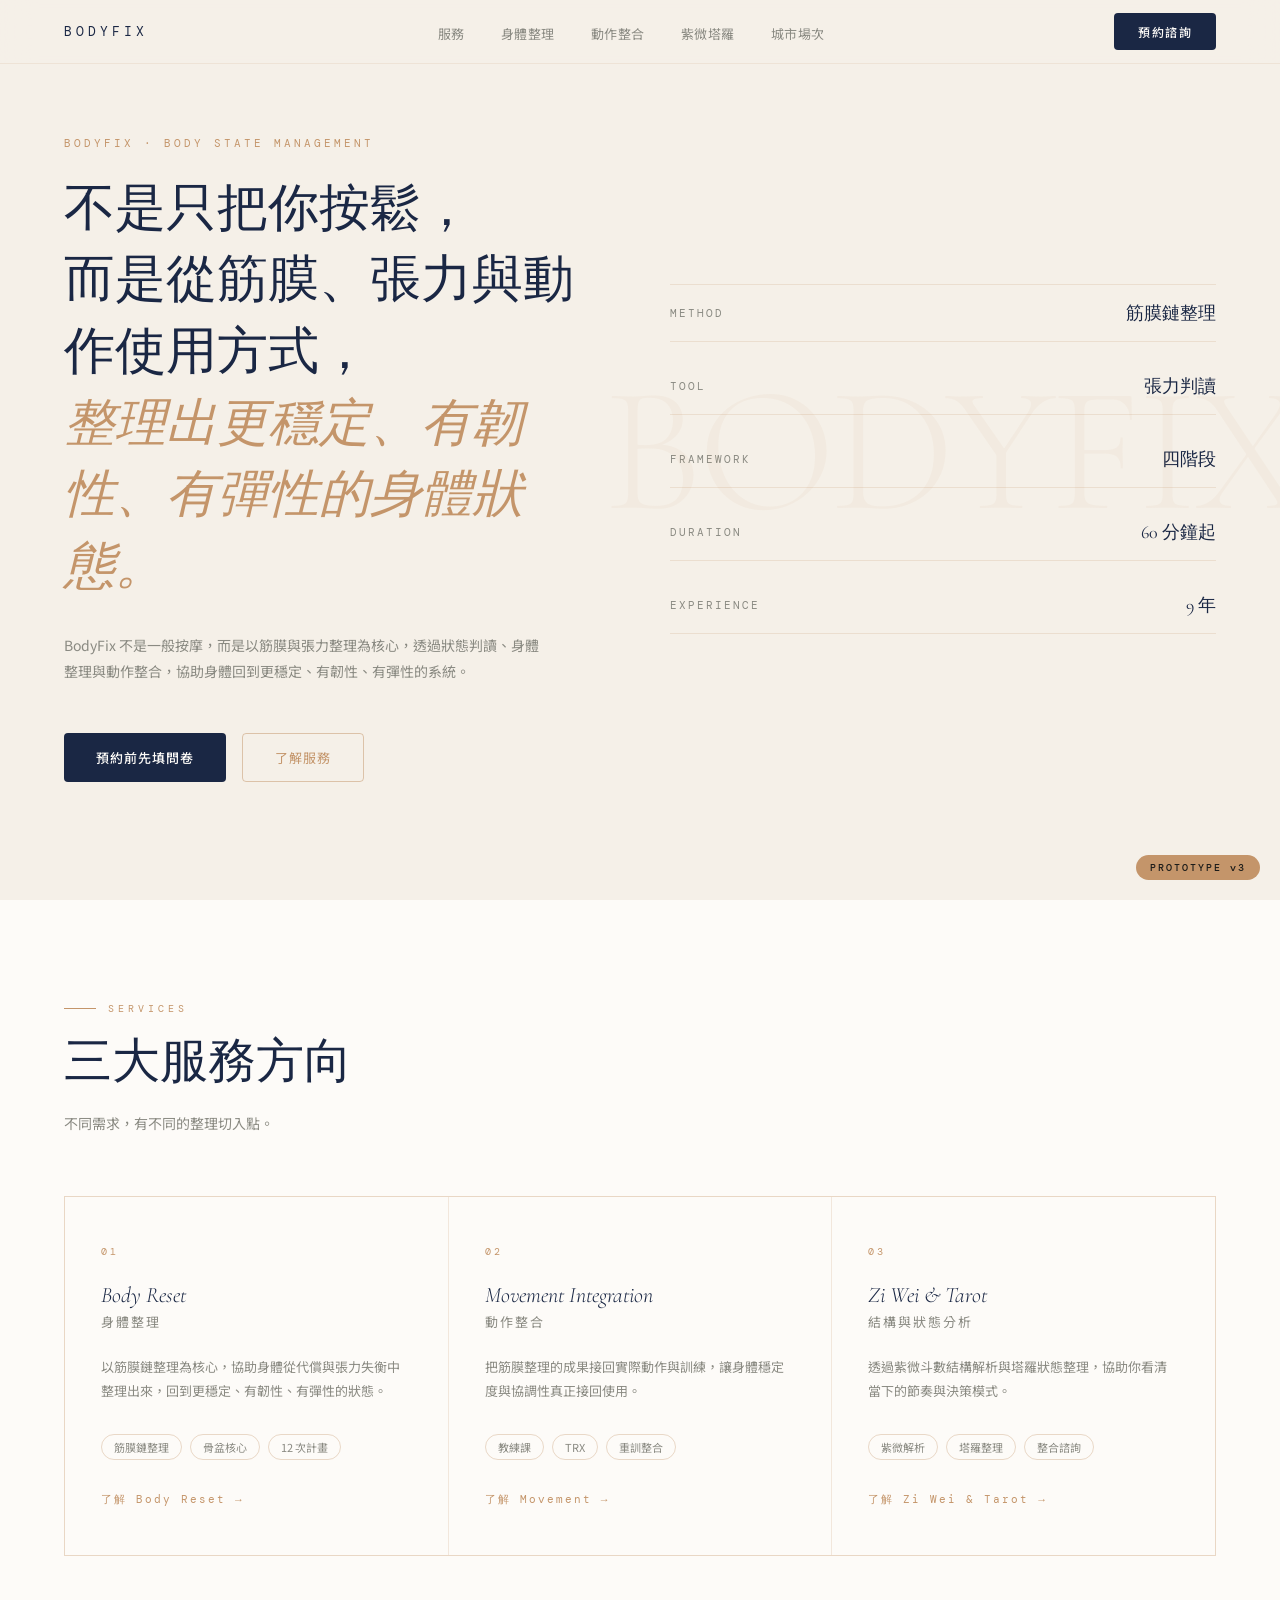
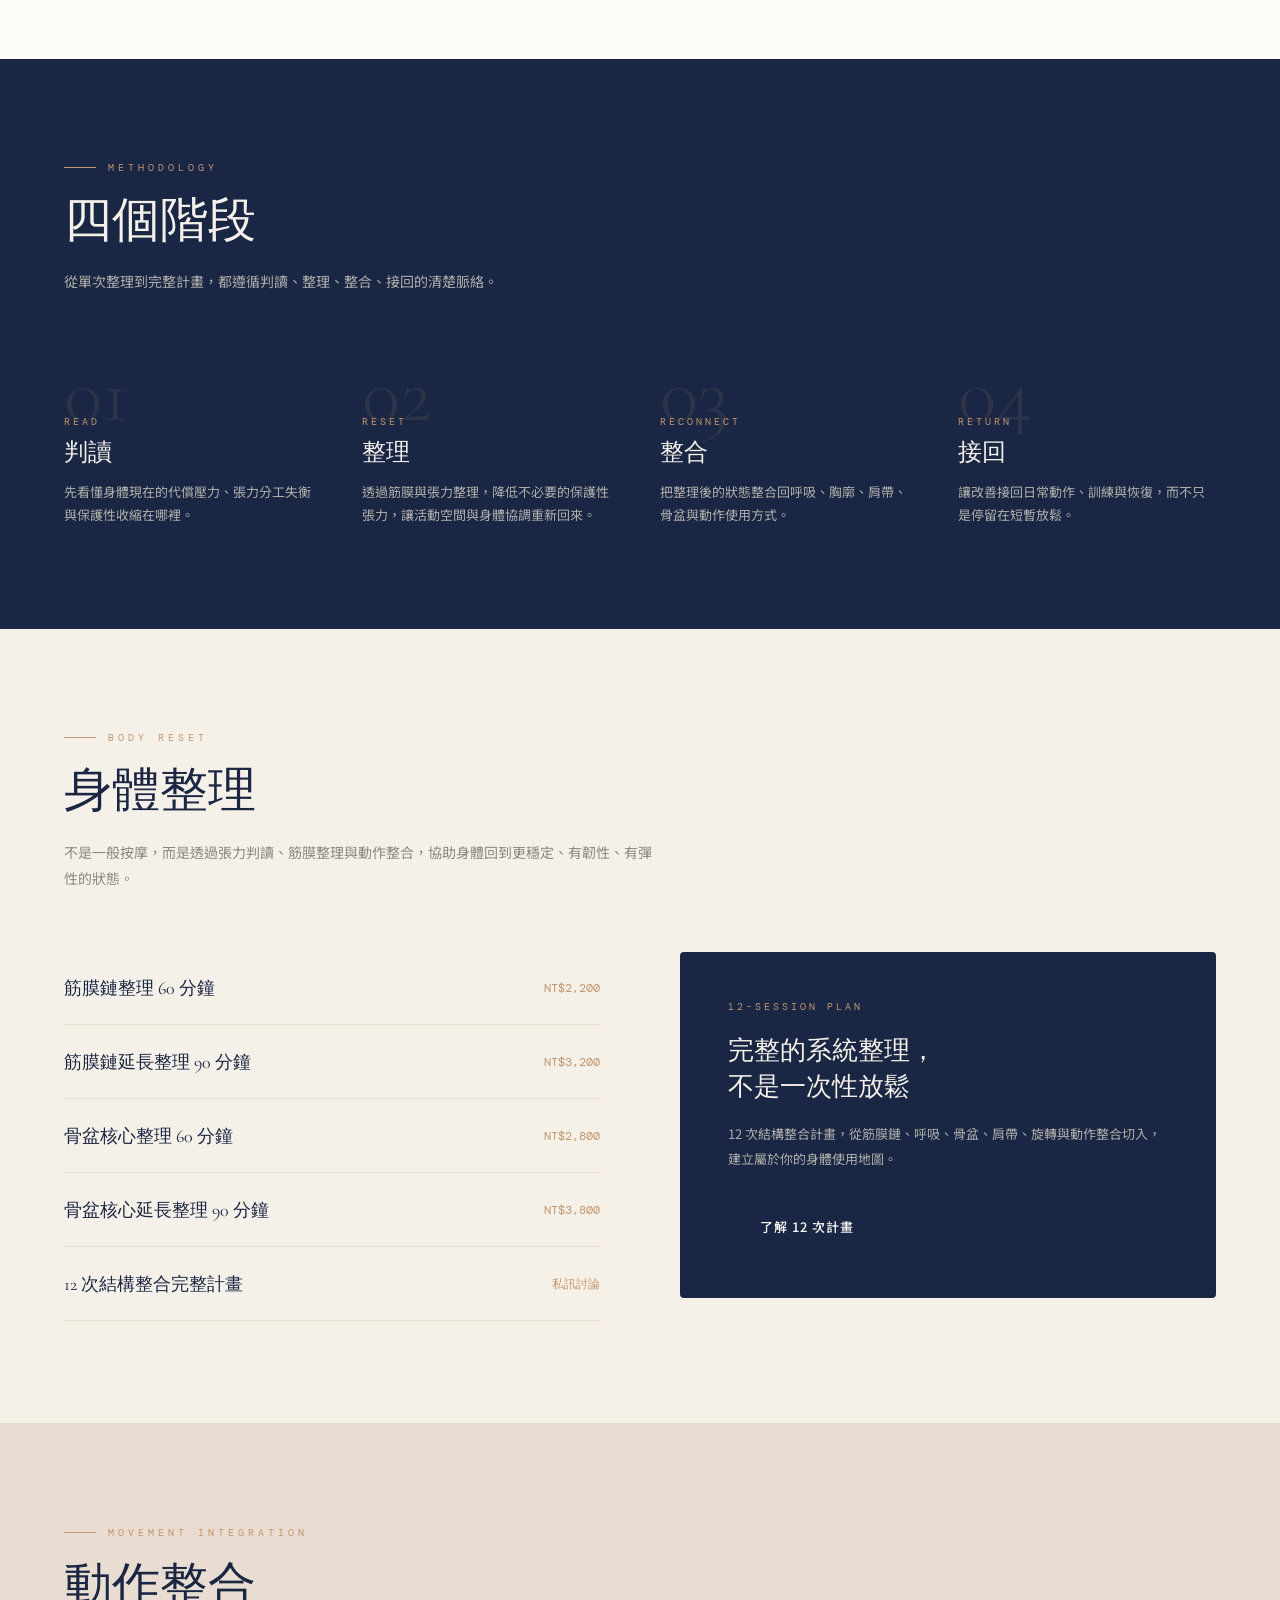
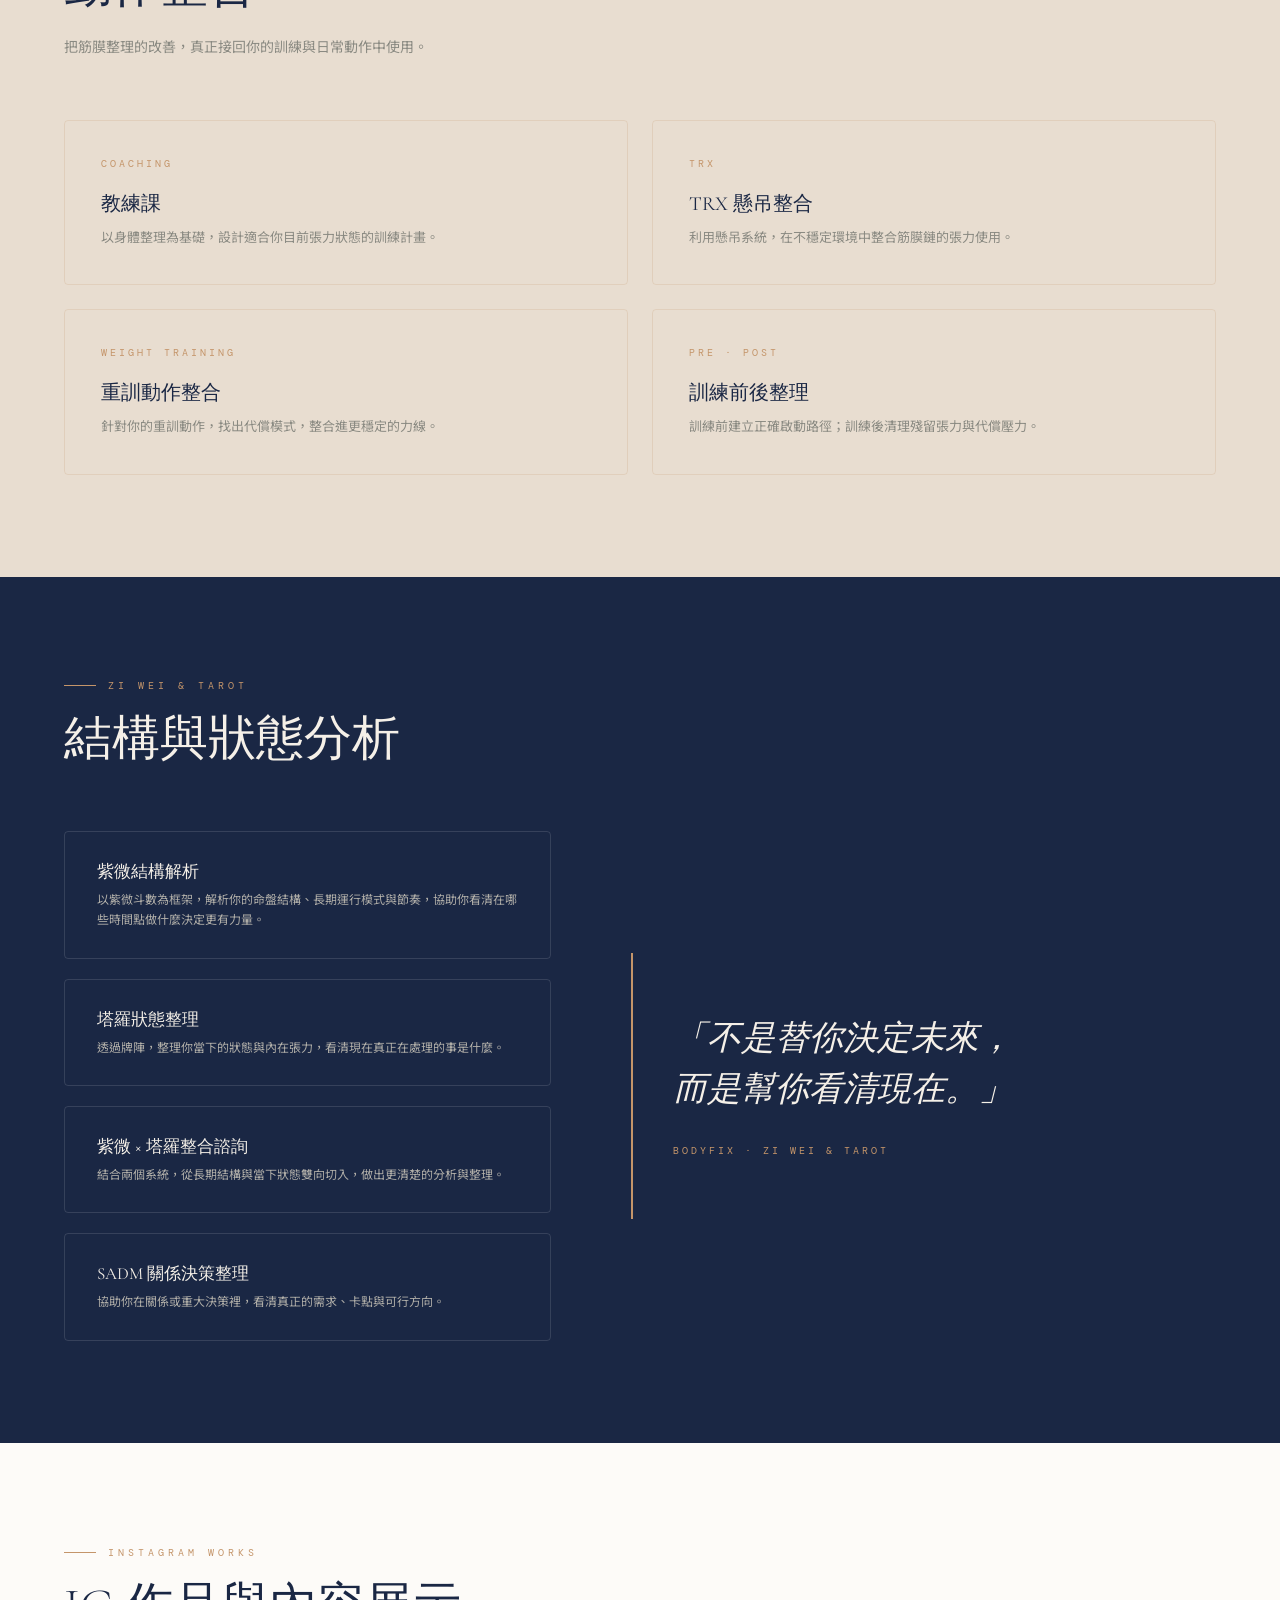
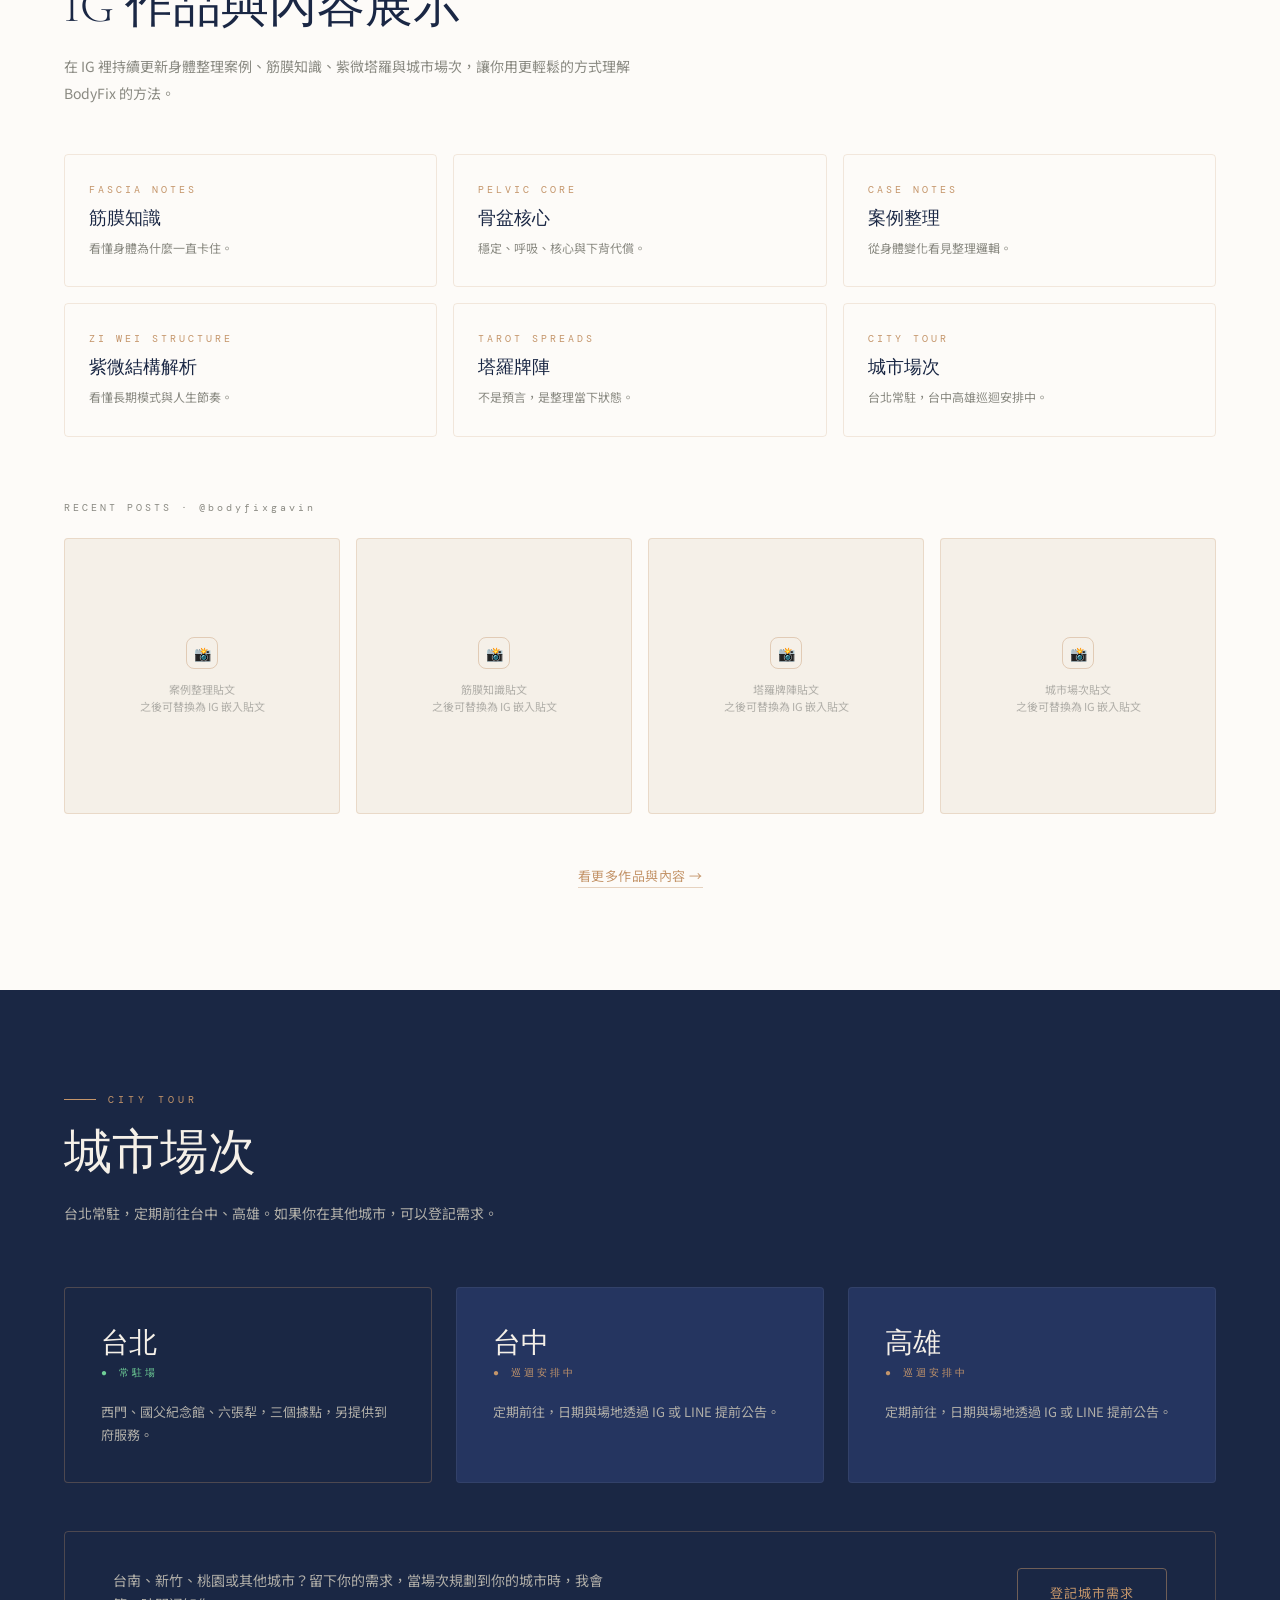
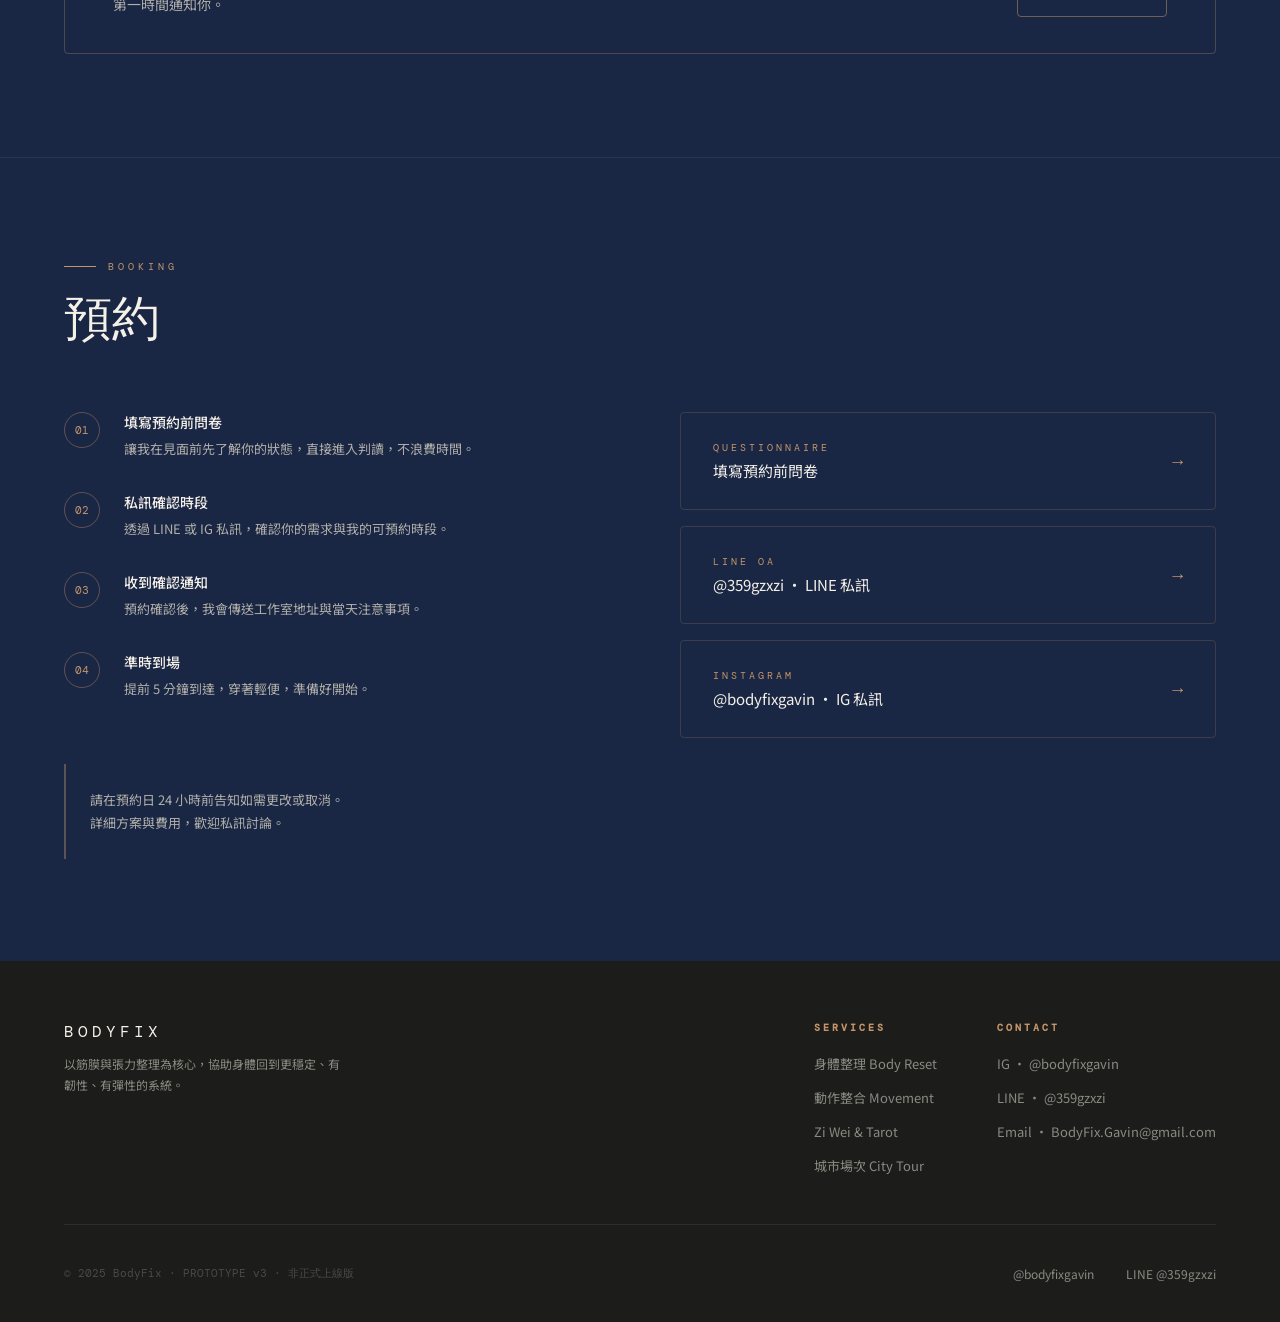
<file: index.html>
<!DOCTYPE html>
<html lang="zh-TW">
<head>
<meta charset="UTF-8">
<meta name="viewport" content="width=device-width, initial-scale=1.0">
<title>BodyFix 2.0 Prototype v3</title>
<link href="https://fonts.googleapis.com/css2?family=Cormorant+Garamond:ital,wght@0,300;0,400;0,600;1,300;1,400&family=Noto+Sans+TC:wght@300;400;500;700&family=DM+Mono:wght@300;400&display=swap" rel="stylesheet">
<style>
/* ── TOKENS ── */
:root {
  --ivory:   #F5F0E8;
  --ivory-dk:#EDE7D8;
  --navy:    #1A2744;
  --navy-lt: #253560;
  --gold:    #C4956A;
  --gold-lt: #D4A97C;
  --beige:   #E8DDD0;
  --stone:   #8A8A82;
  --stone-lt:#B0AEA8;
  --ink:     #1C1C1A;
  --white:   #FDFBF8;

  --f-display: 'Cormorant Garamond', Georgia, serif;
  --f-body:    'Noto Sans TC', sans-serif;
  --f-mono:    'DM Mono', monospace;

  --radius: 4px;
  --gap: clamp(40px, 8vw, 120px);
}

/* ── RESET ── */
*, *::before, *::after { margin:0; padding:0; box-sizing:border-box; }
html { scroll-behavior: smooth; }
body {
  font-family: var(--f-body);
  background: var(--ivory);
  color: var(--ink);
  -webkit-font-smoothing: antialiased;
  overflow-x: hidden;
}
img { display:block; max-width:100%; }
a { text-decoration: none; color: inherit; }

/* ── NAV ── */
nav {
  position: fixed; top:0; left:0; right:0; z-index:100;
  background: rgba(245,240,232,0.94);
  backdrop-filter: blur(16px);
  border-bottom: 1px solid rgba(196,149,106,0.15);
  padding: 0 clamp(20px,5vw,80px);
  height: 64px;
  display: flex; align-items:center; justify-content:space-between;
}
.nav-logo {
  font-family: var(--f-mono);
  font-size: 13px;
  font-weight: 400;
  letter-spacing: 4px;
  color: var(--navy);
}
.nav-links {
  display: flex; gap: 36px; list-style: none;
}
.nav-links a {
  font-size: 13px;
  color: var(--stone);
  letter-spacing: 0.5px;
  transition: color .2s;
}
.nav-links a:hover { color: var(--navy); }
.nav-cta {
  font-size: 12px;
  font-weight: 500;
  letter-spacing: 1.5px;
  color: var(--white);
  background: var(--navy);
  padding: 10px 24px;
  border-radius: var(--radius);
  transition: background .2s;
}
.nav-cta:hover { background: var(--navy-lt); }

/* ── HERO ── */
.hero {
  min-height: 100vh;
  padding: 120px clamp(20px,5vw,80px) var(--gap);
  display: grid;
  grid-template-columns: 1fr 1fr;
  gap: 60px;
  align-items: center;
  background: var(--ivory);
  position: relative;
  overflow: hidden;
}
.hero::before {
  content: 'BODYFIX';
  position: absolute;
  right: -2%;
  top: 50%;
  transform: translateY(-50%);
  font-family: var(--f-display);
  font-size: clamp(80px, 14vw, 200px);
  font-weight: 300;
  color: rgba(196,149,106,0.06);
  letter-spacing: -4px;
  pointer-events: none;
  white-space: nowrap;
}
.hero-eyebrow {
  font-family: var(--f-mono);
  font-size: 11px;
  letter-spacing: 3px;
  color: var(--gold);
  margin-bottom: 24px;
}
.hero-title {
  font-family: var(--f-display);
  font-size: clamp(28px, 4vw, 52px);
  font-weight: 300;
  line-height: 1.4;
  color: var(--navy);
  margin-bottom: 28px;
}
.hero-title em {
  font-style: italic;
  color: var(--gold);
}
.hero-sub {
  font-size: 14px;
  line-height: 1.9;
  color: var(--stone);
  max-width: 480px;
  margin-bottom: 48px;
}
.hero-actions {
  display: flex; gap: 16px; flex-wrap: wrap;
}
.btn-primary {
  display: inline-flex; align-items: center; gap: 8px;
  padding: 14px 32px;
  background: var(--navy);
  color: var(--white);
  font-size: 13px;
  font-weight: 500;
  letter-spacing: 1px;
  border-radius: var(--radius);
  transition: background .2s;
}
.btn-primary:hover { background: var(--navy-lt); }
.btn-ghost {
  display: inline-flex; align-items: center; gap: 8px;
  padding: 14px 32px;
  border: 1px solid rgba(196,149,106,0.5);
  color: var(--gold);
  font-size: 13px;
  letter-spacing: 1px;
  border-radius: var(--radius);
  transition: all .2s;
}
.btn-ghost:hover { border-color: var(--gold); background: rgba(196,149,106,0.06); }
.hero-right {
  display: flex; flex-direction:column; gap: 16px;
}
.hero-spec {
  display: flex; justify-content:space-between; align-items:center;
  padding: 16px 0;
  border-bottom: 1px solid rgba(196,149,106,0.2);
}
.hero-spec:first-child { border-top: 1px solid rgba(196,149,106,0.2); }
.hero-spec-label {
  font-size: 11px; font-family:var(--f-mono); letter-spacing:2px; color: var(--stone);
}
.hero-spec-value {
  font-family: var(--f-display); font-size: 18px; font-weight:400; color: var(--navy);
}

/* ── SECTION BASE ── */
.section {
  padding: var(--gap) clamp(20px,5vw,80px);
}
.section-dark {
  background: var(--navy);
  color: var(--white);
}
.section-beige { background: var(--beige); }
.section-white { background: var(--white); }

.section-label {
  font-family: var(--f-mono);
  font-size: 10px;
  letter-spacing: 4px;
  color: var(--gold);
  margin-bottom: 16px;
  display: flex; align-items:center; gap: 12px;
}
.section-label::before {
  content:'';
  display:block;
  width:32px; height:1px;
  background: var(--gold);
}
.section-title {
  font-family: var(--f-display);
  font-size: clamp(28px, 4vw, 48px);
  font-weight: 300;
  line-height: 1.3;
  color: var(--navy);
  margin-bottom: 16px;
}
.section-dark .section-title { color: var(--ivory); }
.section-sub {
  font-size: 14px;
  line-height: 1.9;
  color: var(--stone);
  max-width: 600px;
}
.section-dark .section-sub { color: var(--stone-lt); }

/* ── 三大服務入口 ── */
.services-grid {
  display: grid;
  grid-template-columns: repeat(3, 1fr);
  gap: 1px;
  background: rgba(196,149,106,0.2);
  margin-top: 60px;
  border: 1px solid rgba(196,149,106,0.2);
}
.svc-entry {
  background: var(--white);
  padding: 48px 36px;
  transition: background .3s;
}
.svc-entry:hover { background: var(--ivory); }
.svc-entry-num {
  font-family: var(--f-mono);
  font-size: 10px;
  letter-spacing: 3px;
  color: var(--gold);
  margin-bottom: 24px;
}
.svc-entry-en {
  font-family: var(--f-display);
  font-size: 22px;
  font-weight: 300;
  color: var(--navy);
  margin-bottom: 4px;
  font-style: italic;
}
.svc-entry-zh {
  font-size: 13px;
  color: var(--stone);
  letter-spacing: 2px;
  margin-bottom: 24px;
}
.svc-entry-desc {
  font-size: 13px;
  line-height: 1.8;
  color: var(--stone);
  margin-bottom: 32px;
}
.svc-entry-tags { display:flex; flex-wrap:wrap; gap:8px; }
.tag {
  font-size: 11px;
  padding: 4px 12px;
  border: 1px solid rgba(196,149,106,0.35);
  border-radius: 20px;
  color: var(--stone);
}
.svc-entry-arrow {
  margin-top: 32px;
  font-family: var(--f-mono);
  font-size: 11px;
  letter-spacing: 2px;
  color: var(--gold);
}

/* ── METHOD ── */
.method-grid {
  display: grid;
  grid-template-columns: repeat(4, 1fr);
  gap: 40px;
  margin-top: 60px;
}
.method-step { position:relative; }
.method-num {
  font-family: var(--f-display);
  font-size: 80px;
  font-weight: 300;
  color: rgba(196,149,106,0.12);
  line-height: 1;
  margin-bottom: -20px;
}
.method-en {
  font-family: var(--f-mono);
  font-size: 10px;
  letter-spacing: 3px;
  color: var(--gold);
  margin-bottom: 8px;
}
.method-zh {
  font-family: var(--f-display);
  font-size: 24px;
  font-weight: 400;
  color: var(--ivory);
  margin-bottom: 12px;
}
.method-desc {
  font-size: 13px;
  line-height: 1.8;
  color: var(--stone-lt);
}

/* ── BODY RESET ── */
.body-reset-layout {
  display: grid;
  grid-template-columns: 1fr 1fr;
  gap: 80px;
  align-items: start;
  margin-top: 60px;
}
.service-list { display:flex; flex-direction:column; gap:1px; }
.service-item {
  padding: 24px 0;
  border-bottom: 1px solid rgba(196,149,106,0.2);
  display:flex; justify-content:space-between; align-items:center;
  cursor:pointer;
  transition: padding .2s;
}
.service-item:hover { padding-left: 8px; }
.service-item-name {
  font-family: var(--f-display);
  font-size: 18px;
  color: var(--navy);
}
.service-item-price {
  font-family: var(--f-mono);
  font-size: 12px;
  color: var(--gold);
}
.highlight-box {
  background: var(--navy);
  color: var(--white);
  padding: 48px;
  border-radius: var(--radius);
}
.highlight-box .label {
  font-family: var(--f-mono);
  font-size: 10px;
  letter-spacing: 3px;
  color: var(--gold);
  margin-bottom: 20px;
}
.highlight-box h3 {
  font-family: var(--f-display);
  font-size: 26px;
  font-weight: 300;
  line-height: 1.4;
  margin-bottom: 16px;
  color: var(--ivory);
}
.highlight-box p {
  font-size: 13px;
  line-height: 1.9;
  color: var(--stone-lt);
  margin-bottom: 32px;
}

/* ── MOVEMENT ── */
.movement-grid {
  display: grid;
  grid-template-columns: repeat(2, 1fr);
  gap: 24px;
  margin-top: 60px;
}
.movement-card {
  border: 1px solid rgba(196,149,106,0.2);
  padding: 36px;
  border-radius: var(--radius);
  transition: border-color .2s, background .2s;
}
.movement-card:hover {
  border-color: var(--gold);
  background: rgba(196,149,106,0.04);
}
.movement-card-icon {
  font-family: var(--f-mono);
  font-size: 10px;
  letter-spacing: 3px;
  color: var(--gold);
  margin-bottom: 20px;
}
.movement-card h3 {
  font-family: var(--f-display);
  font-size: 20px;
  font-weight: 400;
  color: var(--navy);
  margin-bottom: 8px;
}
.movement-card p {
  font-size: 13px;
  line-height: 1.8;
  color: var(--stone);
}

/* ── ZI WEI & TAROT ── */
.zw-layout {
  display: grid;
  grid-template-columns: 1fr 1.2fr;
  gap: 80px;
  align-items: center;
  margin-top: 60px;
}
.zw-services { display:flex; flex-direction:column; gap:20px; }
.zw-service-card {
  border: 1px solid rgba(255,255,255,0.12);
  padding: 28px 32px;
  border-radius: var(--radius);
  transition: border-color .2s, background .2s;
}
.zw-service-card:hover {
  border-color: rgba(196,149,106,0.5);
  background: rgba(196,149,106,0.06);
}
.zw-service-card .name {
  font-family: var(--f-display);
  font-size: 17px;
  font-weight: 400;
  color: var(--ivory);
  margin-bottom: 6px;
}
.zw-service-card .desc {
  font-size: 12px;
  color: var(--stone-lt);
  line-height: 1.7;
}
.zw-quote {
  padding: 60px 0;
  border-left: 2px solid var(--gold);
  padding-left: 40px;
}
.zw-quote blockquote {
  font-family: var(--f-display);
  font-size: clamp(22px, 3vw, 34px);
  font-weight: 300;
  font-style: italic;
  line-height: 1.5;
  color: var(--ivory);
  margin-bottom: 20px;
}
.zw-quote cite {
  font-family: var(--f-mono);
  font-size: 10px;
  letter-spacing: 3px;
  color: var(--gold);
  font-style: normal;
}

/* ── INSTAGRAM WORKS ── */
.ig-works {
  padding: var(--gap) clamp(20px,5vw,80px);
  background: var(--white);
}
.ig-categories {
  display: grid;
  grid-template-columns: repeat(3, 1fr);
  gap: 16px;
  margin-top: 48px;
  margin-bottom: 64px;
}
.ig-cat-card {
  border: 1px solid rgba(196,149,106,0.2);
  padding: 28px 24px;
  border-radius: var(--radius);
  transition: all .25s;
  cursor: pointer;
}
.ig-cat-card:hover {
  border-color: var(--gold);
  background: rgba(196,149,106,0.04);
  transform: translateY(-2px);
}
.ig-cat-en {
  font-family: var(--f-mono);
  font-size: 10px;
  letter-spacing: 3px;
  color: var(--gold);
  margin-bottom: 10px;
}
.ig-cat-zh {
  font-family: var(--f-display);
  font-size: 18px;
  font-weight: 400;
  color: var(--navy);
  margin-bottom: 8px;
}
.ig-cat-desc {
  font-size: 12px;
  color: var(--stone);
  line-height: 1.7;
}
.ig-embeds-title {
  font-family: var(--f-mono);
  font-size: 10px;
  letter-spacing: 3px;
  color: var(--stone);
  margin-bottom: 24px;
}
.ig-embeds-grid {
  display: grid;
  grid-template-columns: repeat(4, 1fr);
  gap: 16px;
  margin-bottom: 40px;
}
.ig-embed-placeholder {
  aspect-ratio: 1;
  border: 1px solid rgba(196,149,106,0.25);
  border-radius: var(--radius);
  background: var(--ivory);
  display: flex;
  flex-direction: column;
  align-items: center;
  justify-content: center;
  gap: 8px;
  padding: 20px;
  text-align: center;
  transition: border-color .2s;
}
.ig-embed-placeholder:hover { border-color: var(--gold); }
.ig-embed-placeholder .icon {
  width: 32px; height: 32px;
  border: 1px solid rgba(196,149,106,0.4);
  border-radius: 8px;
  display: flex; align-items:center; justify-content:center;
  font-size: 14px;
  color: var(--gold);
  margin-bottom: 4px;
}
.ig-embed-placeholder .text {
  font-size: 11px;
  color: var(--stone-lt);
  line-height: 1.5;
}
.ig-cta {
  text-align: center;
  padding-top: 8px;
}
.ig-cta a {
  display: inline-flex; align-items:center; gap: 8px;
  font-size: 13px;
  color: var(--gold);
  border-bottom: 1px solid rgba(196,149,106,0.4);
  padding-bottom: 2px;
  transition: border-color .2s, color .2s;
  letter-spacing: 0.5px;
}
.ig-cta a:hover { color: var(--navy); border-color: var(--navy); }

/* ── CITY TOUR ── */
.city-grid {
  display: grid;
  grid-template-columns: repeat(3, 1fr);
  gap: 24px;
  margin-top: 60px;
}
.city-card {
  background: var(--navy-lt);
  padding: 36px;
  border-radius: var(--radius);
  border: 1px solid rgba(255,255,255,0.06);
}
.city-card.active { background: var(--navy); border-color: rgba(196,149,106,0.3); }
.city-name {
  font-family: var(--f-display);
  font-size: 28px;
  color: var(--ivory);
  font-weight: 300;
  margin-bottom: 4px;
}
.city-status {
  font-family: var(--f-mono);
  font-size: 10px;
  letter-spacing: 3px;
  margin-bottom: 20px;
}
.city-status.live { color: #6FCF97; }
.city-status.coming { color: var(--gold); }
.city-status.planned { color: var(--stone-lt); }
.city-desc {
  font-size: 13px;
  color: var(--stone-lt);
  line-height: 1.8;
}
.city-register {
  margin-top: 48px;
  padding: 36px 48px;
  border: 1px solid rgba(196,149,106,0.3);
  border-radius: var(--radius);
  display:flex; justify-content:space-between; align-items:center;
  gap: 24px;
}
.city-register p {
  font-size: 14px;
  color: var(--stone-lt);
  line-height: 1.7;
  max-width: 500px;
}

/* ── BOOKING ── */
.booking-layout {
  display: grid;
  grid-template-columns: 1fr 1fr;
  gap: 80px;
  align-items:start;
  margin-top: 60px;
}
.booking-steps { display:flex; flex-direction:column; gap: 32px; }
.booking-step {
  display: flex;
  gap: 24px;
}
.step-num-circle {
  width: 36px; height: 36px; flex-shrink:0;
  border: 1px solid rgba(196,149,106,0.4);
  border-radius: 50%;
  display:flex; align-items:center; justify-content:center;
  font-family: var(--f-mono);
  font-size: 11px;
  color: var(--gold);
}
.booking-step-content h4 {
  font-size: 14px;
  font-weight: 500;
  color: var(--ivory);
  margin-bottom: 6px;
}
.booking-step-content p {
  font-size: 13px;
  color: var(--stone-lt);
  line-height: 1.7;
}
.booking-ctas { display:flex; flex-direction:column; gap: 16px; }
.booking-cta-card {
  border: 1px solid rgba(196,149,106,0.2);
  padding: 28px 32px;
  border-radius: var(--radius);
  display:flex; justify-content:space-between; align-items:center;
  transition: all .2s;
  cursor:pointer;
}
.booking-cta-card:hover {
  border-color: var(--gold);
  background: rgba(196,149,106,0.05);
}
.booking-cta-card .platform {
  font-family: var(--f-mono);
  font-size: 10px;
  letter-spacing: 3px;
  color: var(--gold);
  margin-bottom: 6px;
}
.booking-cta-card .label {
  font-size: 15px;
  color: var(--ivory);
}
.booking-cta-card .arrow {
  font-family: var(--f-mono);
  font-size: 18px;
  color: var(--gold);
}
.booking-note {
  margin-top: 32px;
  padding: 24px;
  border-left: 2px solid rgba(196,149,106,0.4);
  font-size: 13px;
  color: var(--stone-lt);
  line-height: 1.8;
}

/* ── FOOTER ── */
footer {
  background: var(--ink);
  padding: 60px clamp(20px,5vw,80px) 40px;
}
.footer-top {
  display:flex; justify-content:space-between; align-items:flex-start;
  padding-bottom: 48px;
  border-bottom: 1px solid rgba(255,255,255,0.08);
  margin-bottom: 40px;
  flex-wrap:wrap;
  gap: 40px;
}
.footer-brand {
  font-family: var(--f-mono);
  font-size: 16px;
  letter-spacing: 4px;
  color: var(--ivory);
  margin-bottom: 12px;
}
.footer-tagline {
  font-size: 12px;
  color: var(--stone);
  max-width: 280px;
  line-height: 1.7;
}
.footer-links {
  display:flex; gap: 60px; flex-wrap:wrap;
}
.footer-col h4 {
  font-family: var(--f-mono);
  font-size: 10px;
  letter-spacing: 3px;
  color: var(--gold);
  margin-bottom: 16px;
}
.footer-col ul { list-style:none; display:flex; flex-direction:column; gap:10px; }
.footer-col ul li a {
  font-size: 13px;
  color: var(--stone);
  transition: color .2s;
}
.footer-col ul li a:hover { color: var(--ivory); }
.footer-bottom {
  display:flex; justify-content:space-between; align-items:center;
  flex-wrap:wrap; gap:16px;
}
.footer-copy {
  font-family: var(--f-mono);
  font-size: 11px;
  color: rgba(255,255,255,0.2);
}
.footer-contact {
  display:flex; gap: 32px;
}
.footer-contact a {
  font-size: 12px;
  color: var(--stone);
  transition: color .2s;
}
.footer-contact a:hover { color: var(--gold); }

/* ── PROTOTYPE BADGE ── */
.proto-badge {
  position: fixed;
  bottom: 20px; right: 20px;
  background: var(--gold);
  color: var(--ink);
  font-family: var(--f-mono);
  font-size: 10px;
  letter-spacing: 2px;
  padding: 6px 14px;
  border-radius: 20px;
  z-index: 200;
  font-weight: 500;
}

/* ── MOBILE ── */
.mobile-quick-links {
  display: none;
}
@media (max-width: 900px) {
  .mobile-quick-links {
    display: flex;
    flex-wrap: wrap;
    gap: 8px;
    margin-top: 24px;
  }
  .mobile-quick-links a {
    font-size: 12px;
    padding: 8px 12px;
    border: 1px solid rgba(196,149,106,0.35);
    border-radius: 999px;
    color: var(--gold);
    background: rgba(255,255,255,0.35);
  }
}

@media (max-width: 900px) {
  .hero { grid-template-columns: 1fr; gap: 40px; }
  .hero::before { display:none; }
  .hero-right { display:none; }
  .services-grid { grid-template-columns: 1fr; }
  .method-grid { grid-template-columns: 1fr 1fr; }
  .body-reset-layout { grid-template-columns: 1fr; }
  .movement-grid { grid-template-columns: 1fr; }
  .zw-layout { grid-template-columns: 1fr; }
  .ig-categories { grid-template-columns: 1fr 1fr; }
  .ig-embeds-grid { grid-template-columns: 1fr 1fr; }
  .city-grid { grid-template-columns: 1fr; }
  .city-register { flex-direction:column; align-items:flex-start; }
  .booking-layout { grid-template-columns: 1fr; }
  .nav-links { display:none; }
  .footer-top { flex-direction:column; }
  .footer-links { gap: 40px; }
}
@media (max-width: 600px) {
  .method-grid { grid-template-columns: 1fr; }
  .ig-categories { grid-template-columns: 1fr; }
  .ig-embeds-grid { grid-template-columns: 1fr 1fr; }
}
</style>
</head>
<body>

<!-- PROTOTYPE BADGE -->
<div class="proto-badge">PROTOTYPE v3</div>

<!-- NAV -->
<nav>
  <a href="#" class="nav-logo">BODYFIX</a>
  <ul class="nav-links">
    <li><a href="#services">服務</a></li>
    <li><a href="#body-reset">身體整理</a></li>
    <li><a href="#movement">動作整合</a></li>
    <li><a href="#zwtarot">紫微塔羅</a></li>
    <li><a href="#city">城市場次</a></li>
  </ul>
  <a href="#booking" class="nav-cta">預約諮詢</a>
</nav>

<!-- HERO -->
<section class="hero">
  <div class="hero-left">
    <div class="hero-eyebrow">BODYFIX · BODY STATE MANAGEMENT</div>
    <h1 class="hero-title">
      不是只把你按鬆，<br>
      而是從筋膜、張力與動作使用方式，<br>
      <em>整理出更穩定、有韌性、有彈性的身體狀態。</em>
    </h1>
    <p class="hero-sub">
      BodyFix 不是一般按摩，而是以筋膜與張力整理為核心，透過狀態判讀、身體整理與動作整合，協助身體回到更穩定、有韌性、有彈性的系統。
    </p>
    <div class="hero-actions">
      <a href="#booking" class="btn-primary">預約前先填問卷</a>
      <a href="#services" class="btn-ghost">了解服務</a>
    </div>
    <div class="mobile-quick-links">
      <a href="#body-reset">身體整理</a>
      <a href="#movement">動作整合</a>
      <a href="#zwtarot">紫微塔羅</a>
      <a href="#booking">預約</a>
    </div>
  </div>
  <div class="hero-right">
    <div class="hero-spec">
      <span class="hero-spec-label">METHOD</span>
      <span class="hero-spec-value">筋膜鏈整理</span>
    </div>
    <div class="hero-spec">
      <span class="hero-spec-label">TOOL</span>
      <span class="hero-spec-value">張力判讀</span>
    </div>
    <div class="hero-spec">
      <span class="hero-spec-label">FRAMEWORK</span>
      <span class="hero-spec-value">四階段</span>
    </div>
    <div class="hero-spec">
      <span class="hero-spec-label">DURATION</span>
      <span class="hero-spec-value">60 分鐘起</span>
    </div>
    <div class="hero-spec">
      <span class="hero-spec-label">EXPERIENCE</span>
      <span class="hero-spec-value">9 年</span>
    </div>
  </div>
</section>

<!-- 三大服務入口 -->
<section id="services" class="section section-white">
  <div class="section-label">SERVICES</div>
  <h2 class="section-title">三大服務方向</h2>
  <p class="section-sub">不同需求，有不同的整理切入點。</p>
  <div class="services-grid">
    <!-- A -->
    <div class="svc-entry">
      <div class="svc-entry-num">01</div>
      <div class="svc-entry-en">Body Reset</div>
      <div class="svc-entry-zh">身體整理</div>
      <p class="svc-entry-desc">
        以筋膜鏈整理為核心，協助身體從代償與張力失衡中整理出來，回到更穩定、有韌性、有彈性的狀態。
      </p>
      <div class="svc-entry-tags">
        <span class="tag">筋膜鏈整理</span>
        <span class="tag">骨盆核心</span>
        <span class="tag">12 次計畫</span>
      </div>
      <div class="svc-entry-arrow">了解 Body Reset →</div>
    </div>
    <!-- B -->
    <div class="svc-entry">
      <div class="svc-entry-num">02</div>
      <div class="svc-entry-en">Movement Integration</div>
      <div class="svc-entry-zh">動作整合</div>
      <p class="svc-entry-desc">
        把筋膜整理的成果接回實際動作與訓練，讓身體穩定度與協調性真正接回使用。
      </p>
      <div class="svc-entry-tags">
        <span class="tag">教練課</span>
        <span class="tag">TRX</span>
        <span class="tag">重訓整合</span>
      </div>
      <div class="svc-entry-arrow">了解 Movement →</div>
    </div>
    <!-- C -->
    <div class="svc-entry">
      <div class="svc-entry-num">03</div>
      <div class="svc-entry-en">Zi Wei & Tarot</div>
      <div class="svc-entry-zh">結構與狀態分析</div>
      <p class="svc-entry-desc">
        透過紫微斗數結構解析與塔羅狀態整理，協助你看清當下的節奏與決策模式。
      </p>
      <div class="svc-entry-tags">
        <span class="tag">紫微解析</span>
        <span class="tag">塔羅整理</span>
        <span class="tag">整合諮詢</span>
      </div>
      <div class="svc-entry-arrow">了解 Zi Wei & Tarot →</div>
    </div>
  </div>
</section>

<!-- METHOD -->
<section class="section section-dark">
  <div class="section-label" style="color:var(--gold)">METHODOLOGY</div>
  <h2 class="section-title">四個階段</h2>
  <p class="section-sub">從單次整理到完整計畫，都遵循判讀、整理、整合、接回的清楚脈絡。</p>
  <div class="method-grid">
    <div class="method-step">
      <div class="method-num">01</div>
      <div class="method-en">READ</div>
      <div class="method-zh">判讀</div>
      <p class="method-desc">先看懂身體現在的代償壓力、張力分工失衡與保護性收縮在哪裡。</p>
    </div>
    <div class="method-step">
      <div class="method-num">02</div>
      <div class="method-en">RESET</div>
      <div class="method-zh">整理</div>
      <p class="method-desc">透過筋膜與張力整理，降低不必要的保護性張力，讓活動空間與身體協調重新回來。</p>
    </div>
    <div class="method-step">
      <div class="method-num">03</div>
      <div class="method-en">RECONNECT</div>
      <div class="method-zh">整合</div>
      <p class="method-desc">把整理後的狀態整合回呼吸、胸廓、肩帶、骨盆與動作使用方式。</p>
    </div>
    <div class="method-step">
      <div class="method-num">04</div>
      <div class="method-en">RETURN</div>
      <div class="method-zh">接回</div>
      <p class="method-desc">讓改善接回日常動作、訓練與恢復，而不只是停留在短暫放鬆。</p>
    </div>
  </div>
</section>

<!-- BODY RESET -->
<section id="body-reset" class="section">
  <div class="section-label">BODY RESET</div>
  <h2 class="section-title">身體整理</h2>
  <p class="section-sub">不是一般按摩，而是透過張力判讀、筋膜整理與動作整合，協助身體回到更穩定、有韌性、有彈性的狀態。</p>
  <div class="body-reset-layout">
    <div class="service-list">
      <div class="service-item">
        <span class="service-item-name">筋膜鏈整理 60 分鐘</span>
        <span class="service-item-price">NT$2,200</span>
      </div>
      <div class="service-item">
        <span class="service-item-name">筋膜鏈延長整理 90 分鐘</span>
        <span class="service-item-price">NT$3,200</span>
      </div>
      <div class="service-item">
        <span class="service-item-name">骨盆核心整理 60 分鐘</span>
        <span class="service-item-price">NT$2,800</span>
      </div>
      <div class="service-item">
        <span class="service-item-name">骨盆核心延長整理 90 分鐘</span>
        <span class="service-item-price">NT$3,800</span>
      </div>
      <div class="service-item">
        <span class="service-item-name">12 次結構整合完整計畫</span>
        <span class="service-item-price">私訊討論</span>
      </div>
    </div>
    <div class="highlight-box">
      <div class="label">12-SESSION PLAN</div>
      <h3>完整的系統整理，<br>不是一次性放鬆</h3>
      <p>12 次結構整合計畫，從筋膜鏈、呼吸、骨盆、肩帶、旋轉與動作整合切入，建立屬於你的身體使用地圖。</p>
      <a href="#booking" class="btn-primary" style="display:inline-flex;">了解 12 次計畫</a>
    </div>
  </div>
</section>

<!-- MOVEMENT INTEGRATION -->
<section id="movement" class="section section-beige">
  <div class="section-label">MOVEMENT INTEGRATION</div>
  <h2 class="section-title">動作整合</h2>
  <p class="section-sub">把筋膜整理的改善，真正接回你的訓練與日常動作中使用。</p>
  <div class="movement-grid">
    <div class="movement-card">
      <div class="movement-card-icon">COACHING</div>
      <h3>教練課</h3>
      <p>以身體整理為基礎，設計適合你目前張力狀態的訓練計畫。</p>
    </div>
    <div class="movement-card">
      <div class="movement-card-icon">TRX</div>
      <h3>TRX 懸吊整合</h3>
      <p>利用懸吊系統，在不穩定環境中整合筋膜鏈的張力使用。</p>
    </div>
    <div class="movement-card">
      <div class="movement-card-icon">WEIGHT TRAINING</div>
      <h3>重訓動作整合</h3>
      <p>針對你的重訓動作，找出代償模式，整合進更穩定的力線。</p>
    </div>
    <div class="movement-card">
      <div class="movement-card-icon">PRE · POST</div>
      <h3>訓練前後整理</h3>
      <p>訓練前建立正確啟動路徑；訓練後清理殘留張力與代償壓力。</p>
    </div>
  </div>
</section>

<!-- ZI WEI & TAROT -->
<section id="zwtarot" class="section section-dark">
  <div class="section-label" style="color:var(--gold)">ZI WEI & TAROT</div>
  <h2 class="section-title">結構與狀態分析</h2>
  <div class="zw-layout">
    <div class="zw-services">
      <div class="zw-service-card">
        <div class="name">紫微結構解析</div>
        <div class="desc">以紫微斗數為框架，解析你的命盤結構、長期運行模式與節奏，協助你看清在哪些時間點做什麼決定更有力量。</div>
      </div>
      <div class="zw-service-card">
        <div class="name">塔羅狀態整理</div>
        <div class="desc">透過牌陣，整理你當下的狀態與內在張力，看清現在真正在處理的事是什麼。</div>
      </div>
      <div class="zw-service-card">
        <div class="name">紫微 × 塔羅整合諮詢</div>
        <div class="desc">結合兩個系統，從長期結構與當下狀態雙向切入，做出更清楚的分析與整理。</div>
      </div>
      <div class="zw-service-card">
        <div class="name">SADM 關係決策整理</div>
        <div class="desc">協助你在關係或重大決策裡，看清真正的需求、卡點與可行方向。</div>
      </div>
    </div>
    <div class="zw-quote">
      <blockquote>
        「不是替你決定未來，<br>而是幫你看清現在。」
      </blockquote>
      <cite>BODYFIX · ZI WEI & TAROT</cite>
    </div>
  </div>
</section>

<!-- INSTAGRAM WORKS -->
<section class="ig-works">
  <div class="section-label">INSTAGRAM WORKS</div>
  <h2 class="section-title">IG 作品與內容展示</h2>
  <p class="section-sub" style="margin-bottom:0">在 IG 裡持續更新身體整理案例、筋膜知識、紫微塔羅與城市場次，讓你用更輕鬆的方式理解 BodyFix 的方法。</p>

  <div class="ig-categories">
    <div class="ig-cat-card">
      <div class="ig-cat-en">FASCIA NOTES</div>
      <div class="ig-cat-zh">筋膜知識</div>
      <div class="ig-cat-desc">看懂身體為什麼一直卡住。</div>
    </div>
    <div class="ig-cat-card">
      <div class="ig-cat-en">PELVIC CORE</div>
      <div class="ig-cat-zh">骨盆核心</div>
      <div class="ig-cat-desc">穩定、呼吸、核心與下背代償。</div>
    </div>
    <div class="ig-cat-card">
      <div class="ig-cat-en">CASE NOTES</div>
      <div class="ig-cat-zh">案例整理</div>
      <div class="ig-cat-desc">從身體變化看見整理邏輯。</div>
    </div>
    <div class="ig-cat-card">
      <div class="ig-cat-en">ZI WEI STRUCTURE</div>
      <div class="ig-cat-zh">紫微結構解析</div>
      <div class="ig-cat-desc">看懂長期模式與人生節奏。</div>
    </div>
    <div class="ig-cat-card">
      <div class="ig-cat-en">TAROT SPREADS</div>
      <div class="ig-cat-zh">塔羅牌陣</div>
      <div class="ig-cat-desc">不是預言，是整理當下狀態。</div>
    </div>
    <div class="ig-cat-card">
      <div class="ig-cat-en">CITY TOUR</div>
      <div class="ig-cat-zh">城市場次</div>
      <div class="ig-cat-desc">台北常駐，台中高雄巡迴安排中。</div>
    </div>
  </div>

  <div class="ig-embeds-title">RECENT POSTS · @bodyfixgavin</div>
  <div class="ig-embeds-grid">
    <div class="ig-embed-placeholder">
      <div class="icon">📸</div>
      <div class="text">案例整理貼文<br>之後可替換為 IG 嵌入貼文</div>
    </div>
    <div class="ig-embed-placeholder">
      <div class="icon">📸</div>
      <div class="text">筋膜知識貼文<br>之後可替換為 IG 嵌入貼文</div>
    </div>
    <div class="ig-embed-placeholder">
      <div class="icon">📸</div>
      <div class="text">塔羅牌陣貼文<br>之後可替換為 IG 嵌入貼文</div>
    </div>
    <div class="ig-embed-placeholder">
      <div class="icon">📸</div>
      <div class="text">城市場次貼文<br>之後可替換為 IG 嵌入貼文</div>
    </div>
  </div>

  <div class="ig-cta">
    <a href="https://www.instagram.com/bodyfixgavin/" target="_blank" rel="noopener">
      看更多作品與內容 →
    </a>
  </div>
</section>

<!-- CITY TOUR -->
<section id="city" class="section section-dark">
  <div class="section-label" style="color:var(--gold)">CITY TOUR</div>
  <h2 class="section-title">城市場次</h2>
  <p class="section-sub">台北常駐，定期前往台中、高雄。如果你在其他城市，可以登記需求。</p>
  <div class="city-grid">
    <div class="city-card active">
      <div class="city-name">台北</div>
      <div class="city-status live">● 常駐場</div>
      <p class="city-desc">西門、國父紀念館、六張犁，三個據點，另提供到府服務。</p>
    </div>
    <div class="city-card">
      <div class="city-name">台中</div>
      <div class="city-status coming">● 巡迴安排中</div>
      <p class="city-desc">定期前往，日期與場地透過 IG 或 LINE 提前公告。</p>
    </div>
    <div class="city-card">
      <div class="city-name">高雄</div>
      <div class="city-status coming">● 巡迴安排中</div>
      <p class="city-desc">定期前往，日期與場地透過 IG 或 LINE 提前公告。</p>
    </div>
  </div>
  <div class="city-register">
    <p>台南、新竹、桃園或其他城市？留下你的需求，當場次規劃到你的城市時，我會第一時間通知你。</p>
    <a href="https://line.me/R/ti/p/@359gzxzi" target="_blank" class="btn-ghost" style="white-space:nowrap">登記城市需求</a>
  </div>
</section>

<!-- BOOKING -->
<section id="booking" class="section section-dark" style="border-top:1px solid rgba(255,255,255,0.06)">
  <div class="section-label" style="color:var(--gold)">BOOKING</div>
  <h2 class="section-title">預約</h2>
  <div class="booking-layout">
    <div class="booking-steps">
      <div class="booking-step">
        <div class="step-num-circle">01</div>
        <div class="booking-step-content">
          <h4>填寫預約前問卷</h4>
          <p>讓我在見面前先了解你的狀態，直接進入判讀，不浪費時間。</p>
        </div>
      </div>
      <div class="booking-step">
        <div class="step-num-circle">02</div>
        <div class="booking-step-content">
          <h4>私訊確認時段</h4>
          <p>透過 LINE 或 IG 私訊，確認你的需求與我的可預約時段。</p>
        </div>
      </div>
      <div class="booking-step">
        <div class="step-num-circle">03</div>
        <div class="booking-step-content">
          <h4>收到確認通知</h4>
          <p>預約確認後，我會傳送工作室地址與當天注意事項。</p>
        </div>
      </div>
      <div class="booking-step">
        <div class="step-num-circle">04</div>
        <div class="booking-step-content">
          <h4>準時到場</h4>
          <p>提前 5 分鐘到達，穿著輕便，準備好開始。</p>
        </div>
      </div>
      <div class="booking-note">
        請在預約日 24 小時前告知如需更改或取消。<br>
        詳細方案與費用，歡迎私訊討論。
      </div>
    </div>
    <div class="booking-ctas">
      <a href="https://bodyfix-tw.netlify.app/intake.html" target="_blank" class="booking-cta-card">
        <div>
          <div class="platform">QUESTIONNAIRE</div>
          <div class="label">填寫預約前問卷</div>
        </div>
        <div class="arrow">→</div>
      </a>
      <a href="https://line.me/R/ti/p/@359gzxzi" target="_blank" class="booking-cta-card">
        <div>
          <div class="platform">LINE OA</div>
          <div class="label">@359gzxzi · LINE 私訊</div>
        </div>
        <div class="arrow">→</div>
      </a>
      <a href="https://www.instagram.com/bodyfixgavin/" target="_blank" class="booking-cta-card">
        <div>
          <div class="platform">INSTAGRAM</div>
          <div class="label">@bodyfixgavin · IG 私訊</div>
        </div>
        <div class="arrow">→</div>
      </a>
    </div>
  </div>
</section>

<!-- FOOTER -->
<footer>
  <div class="footer-top">
    <div>
      <div class="footer-brand">BODYFIX</div>
      <p class="footer-tagline">以筋膜與張力整理為核心，協助身體回到更穩定、有韌性、有彈性的系統。</p>
    </div>
    <div class="footer-links">
      <div class="footer-col">
        <h4>SERVICES</h4>
        <ul>
          <li><a href="#body-reset">身體整理 Body Reset</a></li>
          <li><a href="#movement">動作整合 Movement</a></li>
          <li><a href="#zwtarot">Zi Wei & Tarot</a></li>
          <li><a href="#city">城市場次 City Tour</a></li>
        </ul>
      </div>
      <div class="footer-col">
        <h4>CONTACT</h4>
        <ul>
          <li><a href="https://www.instagram.com/bodyfixgavin/" target="_blank">IG · @bodyfixgavin</a></li>
          <li><a href="https://line.me/R/ti/p/@359gzxzi" target="_blank">LINE · @359gzxzi</a></li>
          <li><a href="mailto:BodyFix.Gavin@gmail.com">Email · BodyFix.Gavin@gmail.com</a></li>
        </ul>
      </div>
    </div>
  </div>
  <div class="footer-bottom">
    <span class="footer-copy">© 2025 BodyFix · PROTOTYPE v3 · 非正式上線版</span>
    <div class="footer-contact">
      <a href="https://www.instagram.com/bodyfixgavin/" target="_blank">@bodyfixgavin</a>
      <a href="https://line.me/R/ti/p/@359gzxzi" target="_blank">LINE @359gzxzi</a>
    </div>
  </div>
</footer>

</body>
</html>
</file>
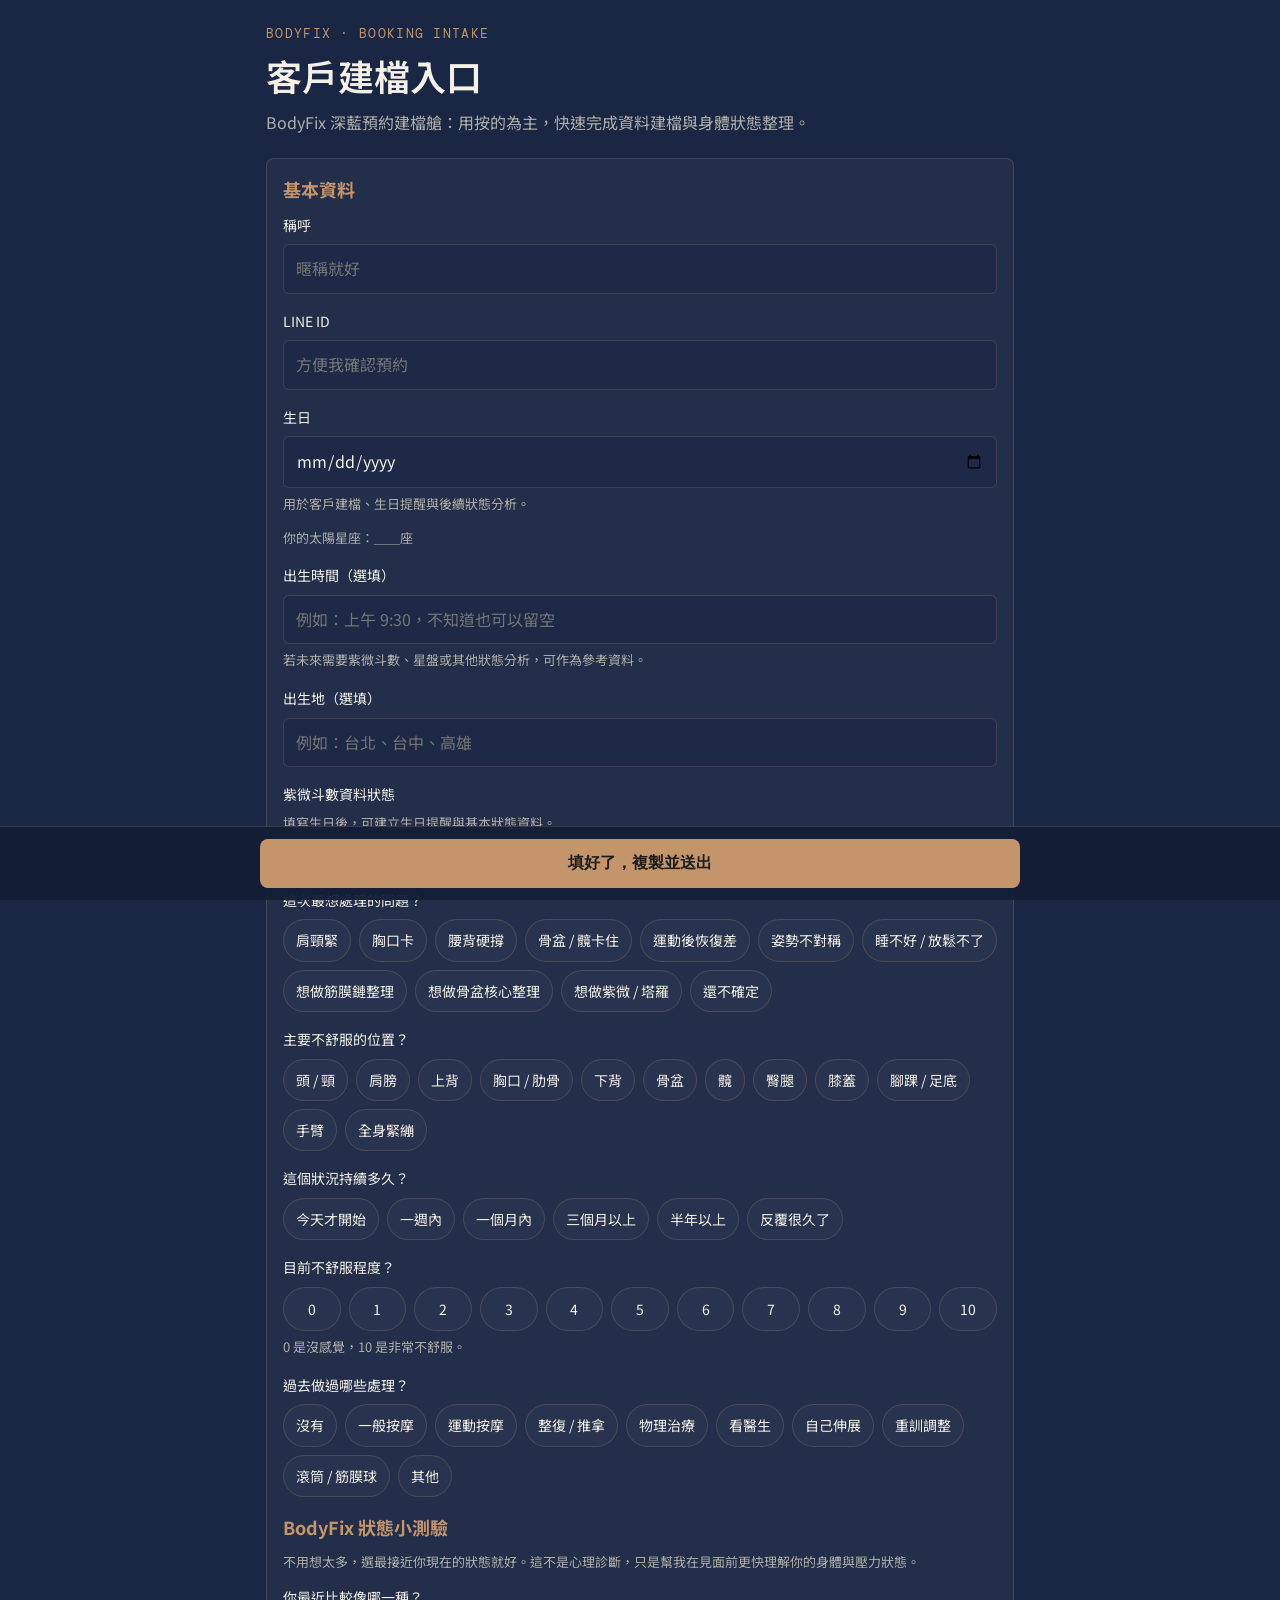
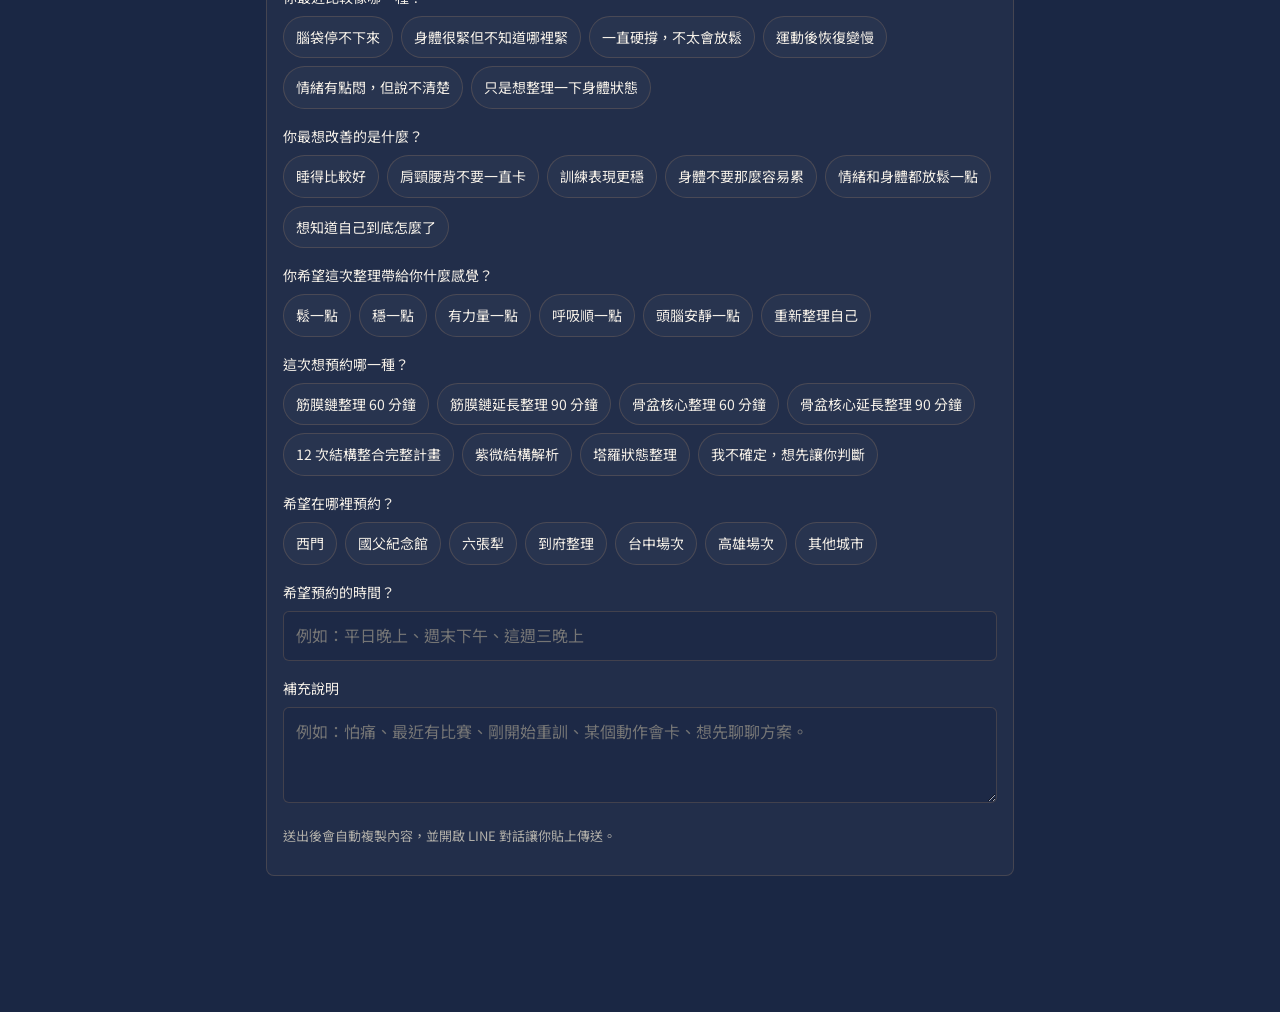
<file: intake.html>
<!doctype html>
<html lang="zh-Hant">
<head>
  <meta charset="UTF-8" />
  <meta name="viewport" content="width=device-width, initial-scale=1" />
  <title>BODYFIX · BOOKING INTAKE</title>
  <link rel="preconnect" href="https://fonts.googleapis.com">
  <link rel="preconnect" href="https://fonts.gstatic.com" crossorigin>
  <link href="https://fonts.googleapis.com/css2?family=Cormorant+Garamond:wght@500;600&family=DM+Mono:wght@400;500&family=Noto+Sans+TC:wght@400;500;700&display=swap" rel="stylesheet">
  <style>
    :root {
      --navy: #1A2744;
      --ivory: #F5F0E8;
      --mist: #B0AEA8;
      --gold: #C4956A;
      --card: rgba(255,255,255,0.035);
      --card-border: rgba(196,149,106,0.22);
      --input-bg: rgba(26,39,68,0.58);
      --chip-bg: rgba(255,255,255,0.03);
    }
    *{box-sizing:border-box}
    body{margin:0;background:var(--navy);color:var(--ivory);font-family:"Noto Sans TC",system-ui,sans-serif;line-height:1.6}
    .wrap{max-width:780px;margin:0 auto;padding:24px 16px 120px}
    .brand{font-family:"DM Mono",monospace;letter-spacing:.1em;color:var(--gold);font-size:13px;margin-bottom:6px}
    h1{font-family:"Cormorant Garamond","Noto Sans TC",serif;font-size:36px;margin:0 0 2px;font-weight:600}
    .lead{color:var(--mist);margin:0 0 22px}
    .card{background:var(--card);border:1px solid var(--card-border);border-radius:8px;padding:16px;margin-bottom:16px}
    .card h2{margin:0 0 10px;font-size:18px;color:var(--gold)}
    .field{margin-bottom:16px}
    label{display:block;font-size:14px;margin-bottom:8px;color:var(--ivory)}
    input,textarea{width:100%;background:var(--input-bg);border:1px solid var(--card-border);color:var(--ivory);padding:11px 12px;border-radius:6px;font:inherit}
    textarea{min-height:96px;resize:vertical}
    input:focus,textarea:focus{outline:none;border-color:var(--gold);box-shadow:0 0 0 2px rgba(196,149,106,.15)}
    .options{display:flex;flex-wrap:wrap;gap:8px}
    .opt{appearance:none;border:1px solid var(--card-border);background:var(--chip-bg);color:var(--ivory);padding:9px 12px;border-radius:999px;font:inherit;font-size:14px;cursor:pointer;transition:.15s}
    .opt:hover{border-color:var(--gold)}
    .opt.active{background:var(--gold);color:#1A2744;border-color:var(--gold);font-weight:700}
    .score-grid{display:grid;grid-template-columns:repeat(6,minmax(0,1fr));gap:8px}
    .score-grid .opt{text-align:center;padding:10px 0}
    @media (min-width:600px){
      .score-grid{grid-template-columns:repeat(11,minmax(0,1fr));}
    }
    .hint{font-size:13px;color:var(--mist);margin-top:6px}
    .sticky{position:fixed;left:0;right:0;bottom:0;background:rgba(20,30,54,.95);border-top:1px solid var(--card-border);padding:12px 16px}
    .cta{display:block;width:min(760px,100%);margin:0 auto;background:var(--gold);color:#1C1C1A;border:none;border-radius:8px;padding:14px 16px;font-size:16px;font-weight:700;cursor:pointer}
  </style>
</head>
<body>
  <main class="wrap">
    <div class="brand">BODYFIX · BOOKING INTAKE</div>
    <h1>客戶建檔入口</h1>
    <p class="lead">BodyFix 深藍預約建檔艙：用按的為主，快速完成資料建檔與身體狀態整理。</p>

    <form id="intakeForm" class="card">
      <h2>基本資料</h2>
      <div class="field"><label for="name">稱呼</label><input id="name" name="name" required placeholder="暱稱就好"></div>
      <div class="field"><label for="line">LINE ID</label><input id="line" name="line" placeholder="方便我確認預約"></div>
      <div class="field">
        <label for="birthday">生日</label>
        <input id="birthday" name="birthday" type="date">
        <p class="hint">用於客戶建檔、生日提醒與後續狀態分析。</p>
        <p class="hint" id="sunSignText">你的太陽星座：＿＿座</p>
      </div>
      <div class="field">
        <label for="birthTime">出生時間（選填）</label>
        <input id="birthTime" name="birthTime" placeholder="例如：上午 9:30，不知道也可以留空">
        <p class="hint">若未來需要紫微斗數、星盤或其他狀態分析，可作為參考資料。</p>
      </div>
      <div class="field">
        <label for="birthPlace">出生地（選填）</label>
        <input id="birthPlace" name="birthPlace" placeholder="例如：台北、台中、高雄">
      </div>
      <div class="field">
        <label>紫微斗數資料狀態</label>
        <p class="hint" id="ziweiStatusText">填寫生日後，可建立生日提醒與基本狀態資料。</p>
      </div>

      <h2>身體狀態</h2>

      <div class="field">
        <label>這次最想處理的問題？</label>
        <div class="options" data-group="goal" data-multi="true"></div>
      </div>

      <div class="field">
        <label>主要不舒服的位置？</label>
        <div class="options" data-group="location" data-multi="true"></div>
      </div>

      <div class="field">
        <label>這個狀況持續多久？</label>
        <div class="options" data-group="duration" data-multi="false"></div>
      </div>

      <div class="field">
        <label>目前不舒服程度？</label>
        <div class="score-grid" data-group="pain" data-multi="false"></div>
        <p class="hint">0 是沒感覺，10 是非常不舒服。</p>
      </div>

      <div class="field">
        <label>過去做過哪些處理？</label>
        <div class="options" data-group="history" data-multi="true"></div>
      </div>

      <h2>BodyFix 狀態小測驗</h2>
      <p class="hint">不用想太多，選最接近你現在的狀態就好。這不是心理診斷，只是幫我在見面前更快理解你的身體與壓力狀態。</p>

      <div class="field">
        <label>你最近比較像哪一種？</label>
        <div class="options" data-group="stateRecent" data-multi="false"></div>
      </div>

      <div class="field">
        <label>你最想改善的是什麼？</label>
        <div class="options" data-group="stateImprove" data-multi="false"></div>
      </div>

      <div class="field">
        <label>你希望這次整理帶給你什麼感覺？</label>
        <div class="options" data-group="stateFeeling" data-multi="false"></div>
      </div>

      <div class="field">
        <label>這次想預約哪一種？</label>
        <div class="options" data-group="service" data-multi="false"></div>
      </div>

      <div class="field">
        <label>希望在哪裡預約？</label>
        <div class="options" data-group="place" data-multi="false"></div>
      </div>

      <div class="field"><label for="time">希望預約的時間？</label><input id="time" name="time" placeholder="例如：平日晚上、週末下午、這週三晚上"></div>
      <div class="field"><label for="note">補充說明</label><textarea id="note" name="note" placeholder="例如：怕痛、最近有比賽、剛開始重訓、某個動作會卡、想先聊聊方案。"></textarea></div>
      <p class="hint">送出後會自動複製內容，並開啟 LINE 對話讓你貼上傳送。</p>
    </form>
  </main>

  <div class="sticky">
    <button class="cta" id="submitBtn" type="button">填好了，複製並送出</button>
  </div>

  <script>
    const btn = document.getElementById('submitBtn');
    const form = document.getElementById('intakeForm');
    const birthdayInput = document.getElementById('birthday');
    const sunSignText = document.getElementById('sunSignText');
    const birthTimeInput = document.getElementById('birthTime');
    const birthPlaceInput = document.getElementById('birthPlace');
    const ziweiStatusText = document.getElementById('ziweiStatusText');

    const choices = {
      goal: ['肩頸緊','胸口卡','腰背硬撐','骨盆 / 髖卡住','運動後恢復差','姿勢不對稱','睡不好 / 放鬆不了','想做筋膜鏈整理','想做骨盆核心整理','想做紫微 / 塔羅','還不確定'],
      location: ['頭 / 頸','肩膀','上背','胸口 / 肋骨','下背','骨盆','髖','臀腿','膝蓋','腳踝 / 足底','手臂','全身緊繃'],
      duration: ['今天才開始','一週內','一個月內','三個月以上','半年以上','反覆很久了'],
      pain: ['0','1','2','3','4','5','6','7','8','9','10'],
      history: ['沒有','一般按摩','運動按摩','整復 / 推拿','物理治療','看醫生','自己伸展','重訓調整','滾筒 / 筋膜球','其他'],
      stateRecent: ['腦袋停不下來','身體很緊但不知道哪裡緊','一直硬撐，不太會放鬆','運動後恢復變慢','情緒有點悶，但說不清楚','只是想整理一下身體狀態'],
      stateImprove: ['睡得比較好','肩頸腰背不要一直卡','訓練表現更穩','身體不要那麼容易累','情緒和身體都放鬆一點','想知道自己到底怎麼了'],
      stateFeeling: ['鬆一點','穩一點','有力量一點','呼吸順一點','頭腦安靜一點','重新整理自己'],
      service: ['筋膜鏈整理 60 分鐘','筋膜鏈延長整理 90 分鐘','骨盆核心整理 60 分鐘','骨盆核心延長整理 90 分鐘','12 次結構整合完整計畫','紫微結構解析','塔羅狀態整理','我不確定，想先讓你判斷'],
      place: ['西門','國父紀念館','六張犁','到府整理','台中場次','高雄場次','其他城市']
    };

    const selected = Object.fromEntries(Object.keys(choices).map(key => [key, []]));

    function renderOptions() {
      document.querySelectorAll('[data-group]').forEach((container) => {
        const group = container.dataset.group;
        const isMulti = container.dataset.multi === 'true';
        container.innerHTML = '';

        choices[group].forEach((value) => {
          const b = document.createElement('button');
          b.type = 'button';
          b.className = 'opt';
          b.textContent = value;
          b.addEventListener('click', () => {
            if (isMulti) {
              const idx = selected[group].indexOf(value);
              if (idx >= 0) selected[group].splice(idx, 1);
              else selected[group].push(value);
            } else {
              selected[group] = selected[group][0] === value ? [] : [value];
            }
            refreshActive(group);
          });
          container.appendChild(b);
        });
      });
    }

    function refreshActive(group) {
      const container = document.querySelector(`[data-group="${group}"]`);
      if (!container) return;
      [...container.querySelectorAll('.opt')].forEach((btnEl) => {
        btnEl.classList.toggle('active', selected[group].includes(btnEl.textContent));
      });
    }

    function getSunSign(dateText) {
      if (!dateText) return '';
      const date = new Date(dateText);
      if (Number.isNaN(date.getTime())) return '';
      const month = date.getUTCMonth() + 1;
      const day = date.getUTCDate();
      const md = month * 100 + day;

      if (md >= 321 && md <= 419) return '牡羊座';
      if (md >= 420 && md <= 520) return '金牛座';
      if (md >= 521 && md <= 620) return '雙子座';
      if (md >= 621 && md <= 722) return '巨蟹座';
      if (md >= 723 && md <= 822) return '獅子座';
      if (md >= 823 && md <= 922) return '處女座';
      if (md >= 923 && md <= 1022) return '天秤座';
      if (md >= 1023 && md <= 1121) return '天蠍座';
      if (md >= 1122 && md <= 1221) return '射手座';
      if (md >= 1222 || md <= 119) return '摩羯座';
      if (md >= 120 && md <= 218) return '水瓶座';
      return '雙魚座';
    }

    function getZiweiStatus() {
      const birthday = birthdayInput.value.trim();
      const birthTime = birthTimeInput.value.trim();
      const birthPlace = birthPlaceInput.value.trim();
      if (!birthday) return '填寫生日後，可建立生日提醒與基本狀態資料。';
      if (birthTime && birthPlace) return '資料完整，未來可用於紫微斗數或星盤延伸分析。';
      return '已可建立生日資料；若要紫微分析，建議補出生時間。';
    }

    function refreshProfileDerivedFields() {
      const sign = getSunSign(birthdayInput.value);
      sunSignText.textContent = sign ? `你的太陽星座：${sign}` : '你的太陽星座：＿＿座';
      ziweiStatusText.textContent = getZiweiStatus();
    }

    function getStateType(stateRecent, stateImprove, stateFeeling) {
      const combinationRules = [
        {
          recent: '一直硬撐，不太會放鬆',
          improve: '睡得比較好',
          feeling: '頭腦安靜一點',
          type: '硬撐 / 壓力恢復型'
        },
        {
          recent: '運動後恢復變慢',
          improve: '訓練表現更穩',
          feeling: '有力量一點',
          type: '訓練恢復 / 動作表現型'
        },
        {
          recent: '情緒有點悶，但說不清楚',
          improve: '想知道自己到底怎麼了',
          feeling: '重新整理自己',
          type: '狀態整理 / 自我覺察型'
        },
        {
          recent: '身體很緊但不知道哪裡緊',
          improve: '肩頸腰背不要一直卡',
          feeling: '鬆一點',
          type: '筋膜張力 / 卡住覺察型'
        },
        {
          recent: '腦袋停不下來',
          improve: '情緒和身體都放鬆一點',
          feeling: '呼吸順一點',
          type: '神經壓力 / 呼吸調節型'
        }
      ];
      const matchedRule = combinationRules.find((rule) => (
        rule.recent === stateRecent &&
        rule.improve === stateImprove &&
        rule.feeling === stateFeeling
      ));
      if (matchedRule) return matchedRule.type;

      const fallbackTypes = {
        '一直硬撐，不太會放鬆': '硬撐 / 壓力恢復型',
        '運動後恢復變慢': '訓練恢復 / 動作表現型',
        '情緒有點悶，但說不清楚': '狀態整理 / 自我覺察型',
        '身體很緊但不知道哪裡緊': '筋膜張力 / 卡住覺察型',
        '腦袋停不下來': '神經壓力 / 呼吸調節型'
      };
      return fallbackTypes[stateRecent] || '綜合狀態 / 現場判讀';
    }

    function validateRequiredSelections() {
      const requiredGroups = [
        { key: 'stateRecent', label: '最近狀態' },
        { key: 'stateImprove', label: '最想改善' },
        { key: 'stateFeeling', label: '期待感覺' }
      ];
      const missing = requiredGroups.filter((item) => selected[item.key].length === 0);
      if (!missing.length) return true;
      const labels = missing.map((item) => item.label).join('、');
      alert(`請先完成狀態小測驗：${labels}`);
      return false;
    }

    function buildMessage() {
      const data = new FormData(form);
      const stateTrend = getStateType(
        selected.stateRecent[0],
        selected.stateImprove[0],
        selected.stateFeeling[0]
      );
      const lines = [
        'BodyFix 預約前問卷',
        `稱呼：${data.get('name') || ''}`,
        `LINE ID：${data.get('line') || ''}`,
        `生日：${data.get('birthday') || ''}`,
        `太陽星座：${getSunSign(data.get('birthday')) || ''}`,
        `出生時間：${data.get('birthTime') || ''}`,
        `出生地：${data.get('birthPlace') || ''}`,
        `紫微資料狀態：${getZiweiStatus()}`,
        `這次最想處理：${selected.goal.join('、')}`,
        `主要不舒服位置：${selected.location.join('、')}`,
        `持續時間：${selected.duration[0] || ''}`,
        `不舒服程度：${selected.pain[0] || ''}`,
        `過去處理方式：${selected.history.join('、')}`,
        '狀態小測驗：',
        `最近狀態：${selected.stateRecent[0] || ''}`,
        `最想改善：${selected.stateImprove[0] || ''}`,
        `期待感覺：${selected.stateFeeling[0] || ''}`,
        `初步狀態傾向：${stateTrend}`,
        `想預約服務：${selected.service[0] || ''}`,
        `希望地點：${selected.place[0] || ''}`,
        `希望時間：${data.get('time') || ''}`,
        `補充說明：${data.get('note') || ''}`
      ];
      return lines.join('\n');
    }

    renderOptions();
    refreshProfileDerivedFields();
    birthdayInput.addEventListener('input', refreshProfileDerivedFields);
    birthTimeInput.addEventListener('input', refreshProfileDerivedFields);
    birthPlaceInput.addEventListener('input', refreshProfileDerivedFields);

    btn.addEventListener('click', async () => {
      if (!form.reportValidity()) return;
      if (!validateRequiredSelections()) return;
      const message = buildMessage();
      try { await navigator.clipboard.writeText(message); } catch (e) {}
      const lineUrl = `https://line.me/R/msg/text/?${encodeURIComponent(message)}`;
      window.open(lineUrl, '_blank');
      btn.textContent = '已複製，前往 LINE 中…';
      setTimeout(() => (btn.textContent = '填好了，複製並送出'), 1800);
    });
  </script>
</body>
</html>
</file>
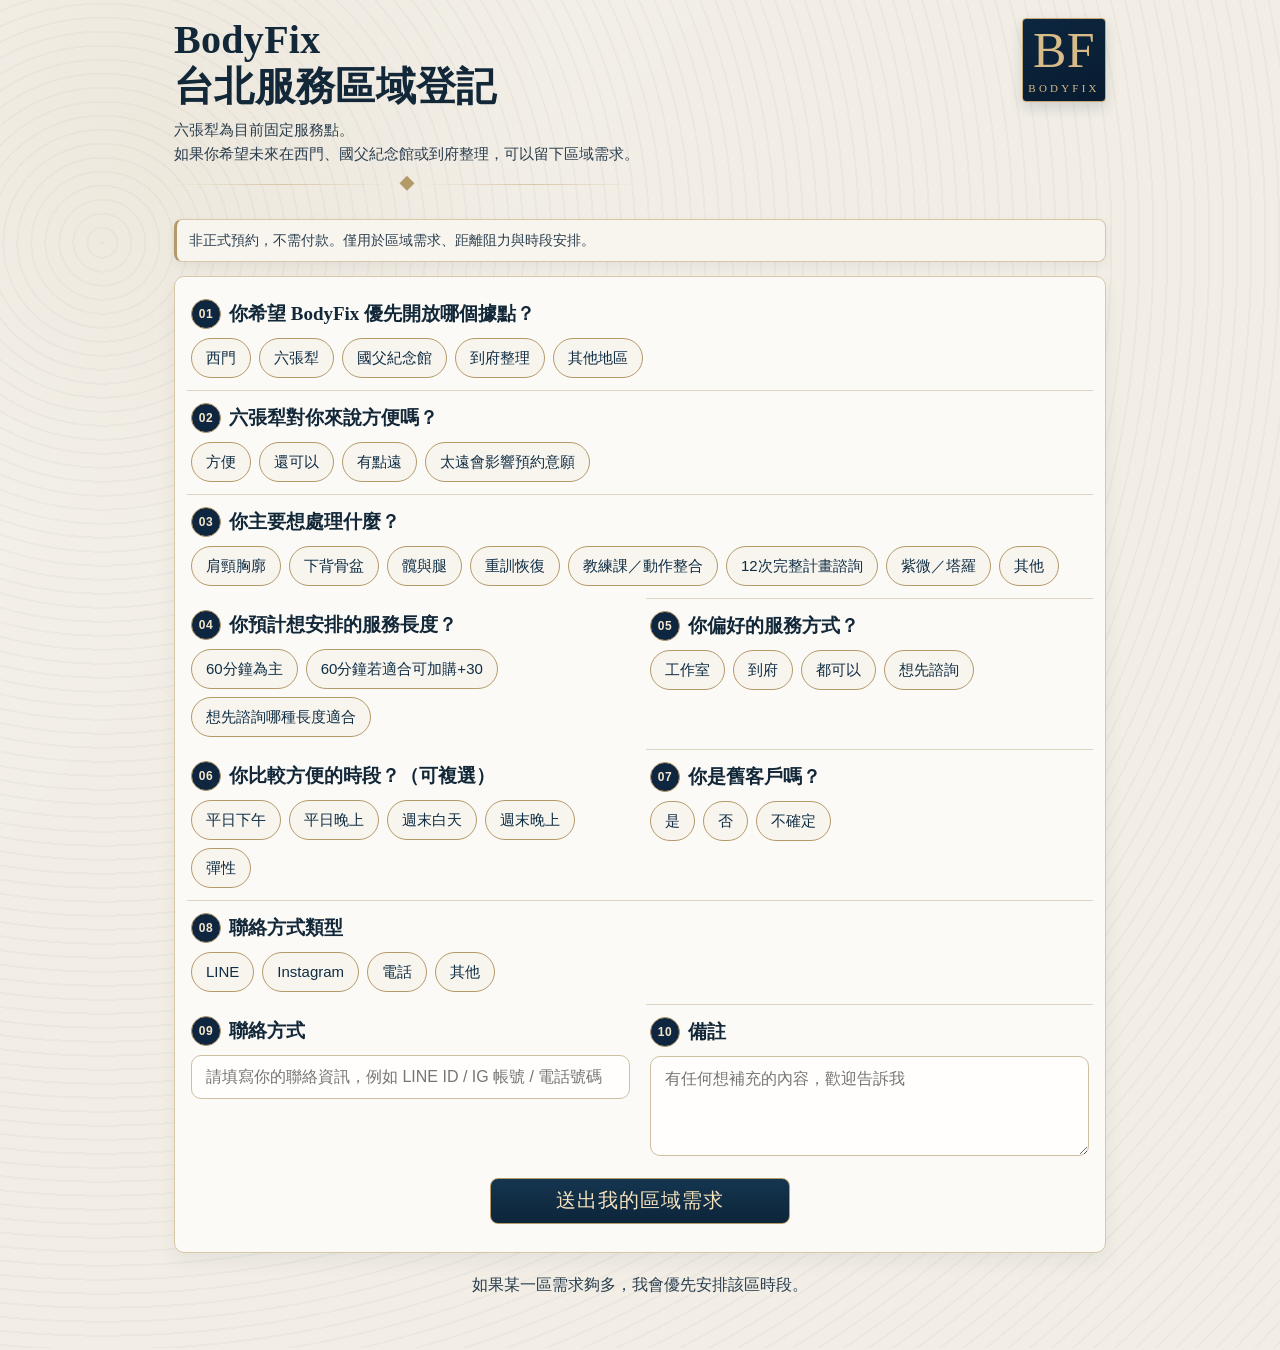
<file: taipei-zones.html>
<!DOCTYPE html>
<html lang="zh-TW">
<head>
  <meta charset="UTF-8">
  <meta name="viewport" content="width=device-width, initial-scale=1.0">
  <title>BodyFix 台北服務據點需求登記</title>
  <style>
    /* premium-form-refresh */
    :root {
      --bg: #f2eee6;
      --paper: #f8f5ef;
      --card: #fbfaf7;
      --ink: #122738;
      --ink-soft: #2a3e4e;
      --gold: #b59a69;
      --gold-soft: #d7c7a7;
      --line: #ded4c2;
      --accent: #0f2d44;
    }

    * { box-sizing: border-box; }
    body {
      margin: 0;
      font-family: "Noto Sans TC", "PingFang TC", sans-serif;
      color: var(--ink);
      background:
        radial-gradient(circle at 12% 9%, rgba(181,154,105,0.10), transparent 26%),
        repeating-radial-gradient(circle at 8% 18%, rgba(18,39,56,0.03) 0 2px, transparent 2px 14px),
        linear-gradient(130deg, rgba(255,255,255,0.22), transparent 34%),
        var(--bg);
      min-height: 100vh;
    }

    .wrap { max-width: 960px; margin: 0 auto; padding: 18px 14px 36px; }
    .brand-top { display: flex; justify-content: space-between; gap: 10px; align-items: flex-start; margin-bottom: 12px; }
    .brand-badge {
      pointer-events: none;
      width: 84px; min-width: 84px; height: 84px;
      background: linear-gradient(160deg, #0c2740, #081b30);
      border: 1px solid #c7a873;
      color: #e8d2a6; border-radius: 4px;
      display: flex; flex-direction: column; justify-content: center; align-items: center;
      box-shadow: 0 6px 14px rgba(15, 35, 53, 0.14);
      letter-spacing: 0.3px;
      padding: 8px 6px 7px;
    }
    .brand-badge-main {
      font-family: Georgia, "Times New Roman", serif;
      font-size: 50px;
      line-height: 0.9;
      color: #d7bb88;
    }
    .brand-badge-sub {
      margin-top: 9px;
      font-family: Georgia, "Times New Roman", serif;
      font-size: 11px;
      letter-spacing: 3.2px;
      color: #d7bb88;
    }

    h1 { margin: 0 0 8px; font-size: clamp(24px, 4.4vw, 40px); letter-spacing: 0.3px; font-family: Georgia, "Noto Serif TC", serif; }
    .hero-title { display: flex; flex-direction: column; gap: 2px; }
    .brand-line, .title-line { display: block; line-height: 1.12; }
    .lead { color: var(--ink-soft); line-height: 1.6; font-size: 15px; max-width: 700px; margin: 0; }
    .divider { display: flex; align-items: center; gap: 8px; margin: 8px 0 12px; color: var(--gold); }
    .divider::before, .divider::after { content: ""; height: 1px; background: linear-gradient(to right, transparent, var(--gold-soft), transparent); flex: 1; }
    .divider::before, .divider::after { pointer-events: none; }

    .notice {
      background: var(--paper);
      border: 1px solid var(--gold-soft);
      border-left: 3px solid var(--gold);
      border-radius: 8px;
      padding: 10px 12px;
      margin-bottom: 14px;
      box-shadow: 0 4px 12px rgba(18, 39, 56, 0.06);
    }
    .notice p { margin: 0; line-height: 1.5; color: var(--ink-soft); font-size: 14px; }

    .form-card {
      position: relative;
      z-index: 2;
      background: var(--card);
      border: 1px solid var(--gold-soft);
      border-radius: 10px;
      padding: 10px 12px;
      box-shadow: 0 8px 20px rgba(18, 39, 56, 0.06);
    }

    .q-grid { display: grid; grid-template-columns: 1fr; gap: 0; }
    .q-item {
      border-top: 1px solid var(--line);
      padding: 12px 4px;
    }
    .q-item:first-child { border-top: none; }

    .q-head { display: flex; align-items: center; gap: 8px; margin-bottom: 9px; }
    .q-num {
      width: 30px; height: 30px; border-radius: 999px; background: #0f2640; color: #f5e7cc;
      display: inline-flex; align-items: center; justify-content: center; font-weight: 700; letter-spacing: 0.5px;
      border: 1px solid var(--gold);
      font-size: 12px;
    }
    .q-title { margin: 0; font-size: 19px; font-family: "Noto Serif TC", Georgia, serif; }

    .choices { position: relative; z-index: 4; display: flex; flex-wrap: wrap; gap: 8px; }
    .pill-option { position: relative; z-index: 5; display: inline-flex; touch-action: manipulation; -webkit-tap-highlight-color: transparent; }
    .pill-option input {
      position: absolute;
      width: 1px;
      height: 1px;
      padding: 0;
      margin: -1px;
      overflow: hidden;
      clip: rect(0, 0, 0, 0);
      clip-path: inset(50%);
      white-space: nowrap;
      border: 0;
    }
    .pill-option span {
      display: inline-flex; align-items: center; justify-content: center;
      min-height: 40px; padding: 8px 14px;
      border-radius: 999px; border: 1px solid #b59a69;
      background: #f8f5ef; color: #0f2d44; cursor: pointer;
      font-size: 15px; line-height: 1.3;
      transition: all .18s ease;
      user-select: none;
      -webkit-user-select: none;
      touch-action: manipulation;
    }
    .pill-option:hover span { border-color: var(--gold); color: var(--ink); }
    .pill-option input:focus-visible + span { outline: 2px solid #2f4e69; outline-offset: 2px; }
    .pill-option input:checked + span {
      background: linear-gradient(180deg, #12344f, #0e2b42);
      color: #f8f5ef;
      border: 1px solid #c6a46e;
      box-shadow: 0 4px 12px rgba(16, 46, 71, 0.25);
    }

    .two-col { display: grid; grid-template-columns: 1fr 1fr; gap: 12px; }

    .field {
      width: 100%; border: 1px solid #cdbf9f; border-radius: 10px; padding: 12px 14px;
      background: #fffefc; color: var(--ink); font-size: 16px;
    }
    .field:focus { outline: 2px solid #355774; border-color: #355774; }
    textarea.field { min-height: 100px; resize: vertical; }

    .submit-wrap { text-align: center; padding: 6px 0 4px; }
    button[type="submit"] {
      width: min(100%, 300px); min-height: 46px;
      border: 1px solid var(--gold);
      border-radius: 8px;
      background: linear-gradient(180deg, #15354f, #0c253a);
      color: #f5e2bf; font-size: 20px; font-family: "Noto Serif TC", Georgia, serif;
      cursor: pointer; letter-spacing: 1px;
    }

    #message { margin-top: 14px; font-weight: 700; color: #8d2f2f; text-align: center; line-height: 1.6; }

    .footnote { text-align: center; color: var(--ink-soft); margin-top: 22px; }

    @media (max-width: 900px) {
      .two-col { grid-template-columns: 1fr; gap: 0; }
      .brand-badge { width: 76px; min-width: 76px; height: 76px; }
      .brand-badge-main { font-size: 43px; }
      .brand-badge-sub { font-size: 10px; letter-spacing: 2.8px; margin-top: 8px; }
      .lead { font-size: 14px; }
      .q-title { font-size: 18px; }
    }

    @media (max-width: 640px) {
      .brand-top { align-items: flex-start; gap: 12px; }
      .hero-title { margin-right: 4px; }
      .brand-line { font-size: clamp(29px, 8.3vw, 36px); }
      .title-line {
        font-size: clamp(20px, 5.8vw, 26px);
        letter-spacing: 0.25px;
        white-space: nowrap;
      }
      .brand-badge {
        width: 80px;
        min-width: 80px;
        height: 80px;
        border-radius: 4px;
        margin-top: 4px;
      }
      .brand-badge-main { font-size: 46px; }
      .brand-badge-sub { font-size: 10px; letter-spacing: 3px; margin-top: 8px; }
    }
  </style>
</head>
<body>
  <main class="wrap">
    <section class="brand-top">
      <div>
        <h1 class="hero-title">
          <span class="brand-line">BodyFix</span>
          <span class="title-line">台北服務區域登記</span>
        </h1>
        <p class="lead">六張犁為目前固定服務點。<br>如果你希望未來在西門、國父紀念館或到府整理，可以留下區域需求。</p>
        <div class="divider">◆</div>
      </div>
      <div class="brand-badge" aria-label="BodyFix 品牌標識">
        <div class="brand-badge-main">BF</div>
        <div class="brand-badge-sub">BODYFIX</div>
      </div>
    </section>

    <section class="notice">
      <p>非正式預約，不需付款。僅用於區域需求、距離阻力與時段安排。</p>
    </section>

    <form id="form" class="form-card">
      <div class="q-grid">
        <section class="q-item">
          <div class="q-head"><span class="q-num">01</span><h2 class="q-title">你希望 BodyFix 優先開放哪個據點？</h2></div>
          <div class="choices">
            <label class="pill-option"><input type="radio" name="preferred_zone" value="ximen" required><span>西門</span></label>
            <label class="pill-option"><input type="radio" name="preferred_zone" value="liuzhangli"><span>六張犁</span></label>
            <label class="pill-option"><input type="radio" name="preferred_zone" value="sun_yat_sen_memorial_hall"><span>國父紀念館</span></label>
            <label class="pill-option"><input type="radio" name="preferred_zone" value="home_visit"><span>到府整理</span></label>
            <label class="pill-option"><input type="radio" name="preferred_zone" value="other"><span>其他地區</span></label>
          </div>
        </section>

        <section class="q-item">
          <div class="q-head"><span class="q-num">02</span><h2 class="q-title">六張犁對你來說方便嗎？</h2></div>
          <div class="choices">
            <label class="pill-option"><input type="radio" name="liuzhangli_distance_feeling" value="convenient" required><span>方便</span></label>
            <label class="pill-option"><input type="radio" name="liuzhangli_distance_feeling" value="acceptable"><span>還可以</span></label>
            <label class="pill-option"><input type="radio" name="liuzhangli_distance_feeling" value="a_bit_far"><span>有點遠</span></label>
            <label class="pill-option"><input type="radio" name="liuzhangli_distance_feeling" value="too_far_affects_booking"><span>太遠會影響預約意願</span></label>
          </div>
        </section>

        <section class="q-item">
          <div class="q-head"><span class="q-num">03</span><h2 class="q-title">你主要想處理什麼？</h2></div>
          <div class="choices">
            <label class="pill-option"><input type="radio" name="main_need" value="neck_shoulder_chest" required><span>肩頸胸廓</span></label>
            <label class="pill-option"><input type="radio" name="main_need" value="lower_back_pelvis"><span>下背骨盆</span></label>
            <label class="pill-option"><input type="radio" name="main_need" value="hip_legs"><span>髖與腿</span></label>
            <label class="pill-option"><input type="radio" name="main_need" value="training_recovery"><span>重訓恢復</span></label>
            <label class="pill-option"><input type="radio" name="main_need" value="movement_training"><span>教練課／動作整合</span></label>
            <label class="pill-option"><input type="radio" name="main_need" value="twelve_session_plan"><span>12次完整計畫諮詢</span></label>
            <label class="pill-option"><input type="radio" name="main_need" value="ziwei_tarot"><span>紫微／塔羅</span></label>
            <label class="pill-option"><input type="radio" name="main_need" value="other"><span>其他</span></label>
          </div>
        </section>

        <div class="two-col">
          <section class="q-item">
            <div class="q-head"><span class="q-num">04</span><h2 class="q-title">你預計想安排的服務長度？</h2></div>
            <div class="choices">
              <label class="pill-option"><input type="radio" name="session_length_preference" value="sixty_main" required><span>60分鐘為主</span></label>
              <label class="pill-option"><input type="radio" name="session_length_preference" value="sixty_plus_30_if_needed"><span>60分鐘若適合可加購+30</span></label>
              <label class="pill-option"><input type="radio" name="session_length_preference" value="consult_first"><span>想先諮詢哪種長度適合</span></label>
            </div>
          </section>

          <section class="q-item">
            <div class="q-head"><span class="q-num">05</span><h2 class="q-title">你偏好的服務方式？</h2></div>
            <div class="choices">
              <label class="pill-option"><input type="radio" name="service_mode" value="studio" required><span>工作室</span></label>
              <label class="pill-option"><input type="radio" name="service_mode" value="home_visit"><span>到府</span></label>
              <label class="pill-option"><input type="radio" name="service_mode" value="flexible"><span>都可以</span></label>
              <label class="pill-option"><input type="radio" name="service_mode" value="consult_first"><span>想先諮詢</span></label>
            </div>
          </section>
        </div>

        <div class="two-col">
          <section class="q-item">
            <div class="q-head"><span class="q-num">06</span><h2 class="q-title">你比較方便的時段？（可複選）</h2></div>
            <div class="choices">
              <label class="pill-option"><input type="checkbox" name="preferred_time" value="weekday_afternoon"><span>平日下午</span></label>
              <label class="pill-option"><input type="checkbox" name="preferred_time" value="weekday_evening"><span>平日晚上</span></label>
              <label class="pill-option"><input type="checkbox" name="preferred_time" value="weekend_daytime"><span>週末白天</span></label>
              <label class="pill-option"><input type="checkbox" name="preferred_time" value="weekend_evening"><span>週末晚上</span></label>
              <label class="pill-option"><input type="checkbox" name="preferred_time" value="flexible"><span>彈性</span></label>
            </div>
          </section>

          <section class="q-item">
            <div class="q-head"><span class="q-num">07</span><h2 class="q-title">你是舊客戶嗎？</h2></div>
            <div class="choices">
              <label class="pill-option"><input type="radio" name="is_existing_client" value="yes" required><span>是</span></label>
              <label class="pill-option"><input type="radio" name="is_existing_client" value="no"><span>否</span></label>
              <label class="pill-option"><input type="radio" name="is_existing_client" value="unknown"><span>不確定</span></label>
            </div>
          </section>
        </div>

        <section class="q-item">
          <div class="q-head"><span class="q-num">08</span><h2 class="q-title">聯絡方式類型</h2></div>
          <div class="choices">
            <label class="pill-option"><input type="radio" name="contact_type" value="line" required><span>LINE</span></label>
            <label class="pill-option"><input type="radio" name="contact_type" value="instagram"><span>Instagram</span></label>
            <label class="pill-option"><input type="radio" name="contact_type" value="phone"><span>電話</span></label>
            <label class="pill-option"><input type="radio" name="contact_type" value="other"><span>其他</span></label>
          </div>
        </section>

        <div class="two-col">
          <section class="q-item">
            <div class="q-head"><span class="q-num">09</span><h2 class="q-title">聯絡方式</h2></div>
            <input class="field" name="contact_value" required placeholder="請填寫你的聯絡資訊，例如 LINE ID / IG 帳號 / 電話號碼">
          </section>

          <section class="q-item">
            <div class="q-head"><span class="q-num">10</span><h2 class="q-title">備註</h2></div>
            <textarea class="field" name="note" rows="4" placeholder="有任何想補充的內容，歡迎告訴我"></textarea>
          </section>
        </div>
      </div>

      <div class="submit-wrap">
        <button type="submit">送出我的區域需求</button>
        <div id="message"></div>
      </div>
    </form>

    <p class="footnote">如果某一區需求夠多，我會優先安排該區時段。</p>
  </main>

  <script>
    document.getElementById('form').addEventListener('submit', async (e) => {
      e.preventDefault();
      const form = e.currentTarget;
      const data = Object.fromEntries(new FormData(form).entries());
      data.preferred_time = Array.from(form.querySelectorAll('input[name="preferred_time"]:checked')).map((el) => el.value);
      const res = await fetch('/api/taipei-zone-register', { method: 'POST', headers: { 'Content-Type': 'application/json' }, body: JSON.stringify(data) });
      const json = await res.json();
      const msg = document.getElementById('message');
      if (json.ok) {
        msg.style.color = '#234634';
        msg.textContent = '已收到你的需求登記。感謝你提供資訊！這不是正式預約，我會依據整體需求統計安排後續開放時段。';
        form.reset();
      } else {
        msg.style.color = '#8d2f2f';
        msg.textContent = json.error || '送出失敗，請稍後再試。';
      }
    });
  </script>
</body>
</html>
</file>
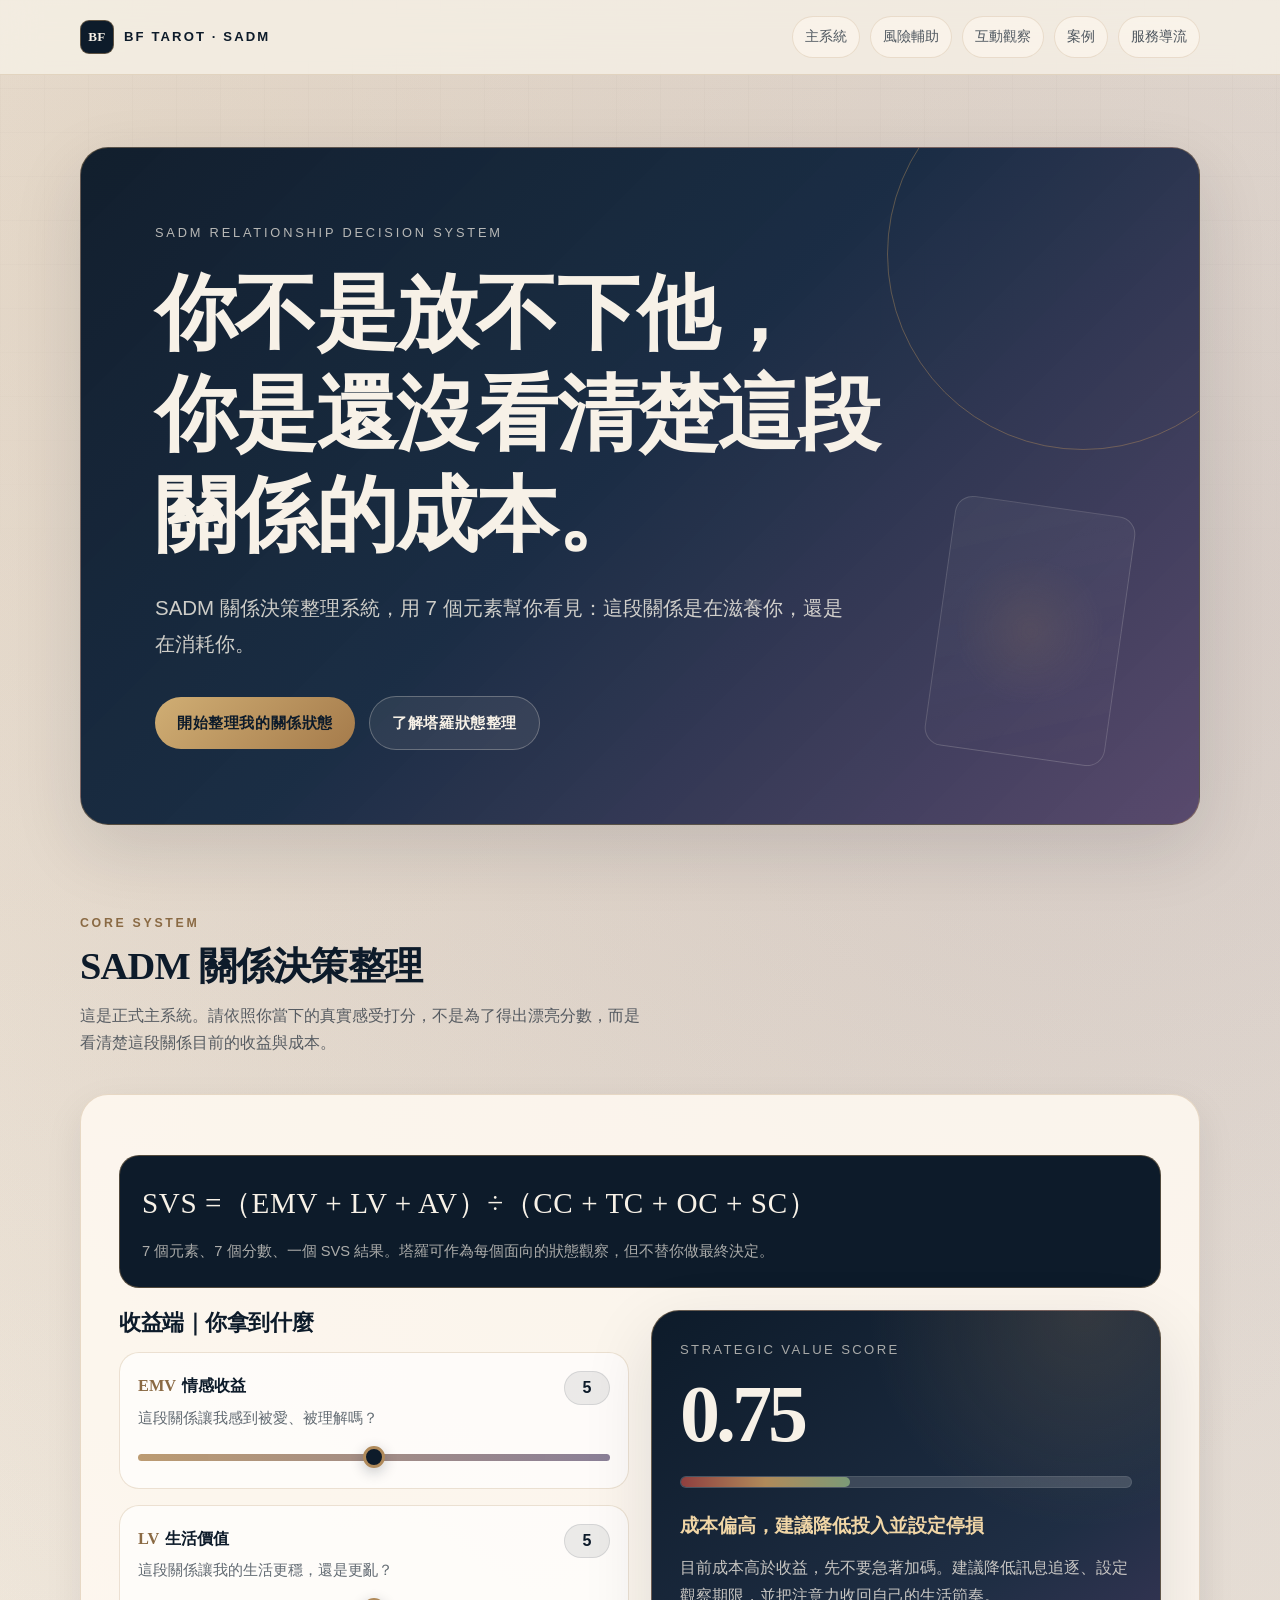
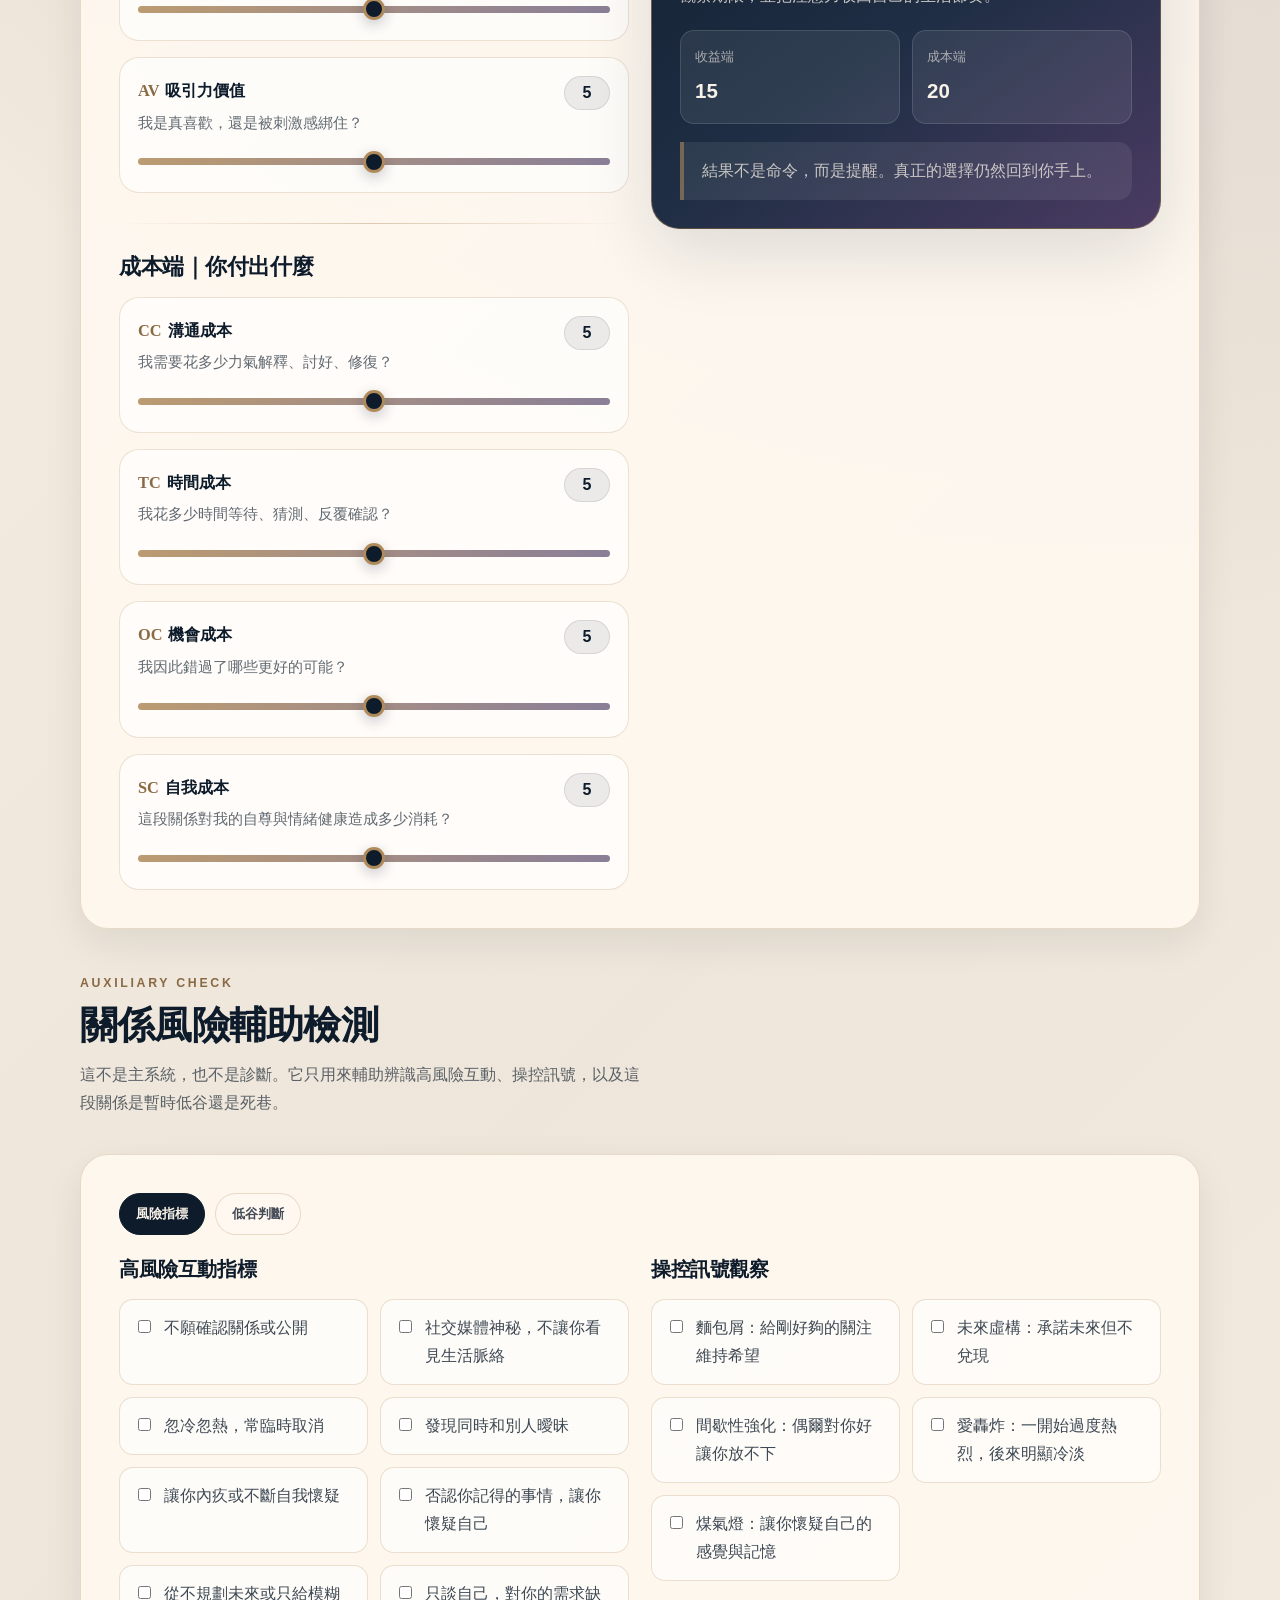
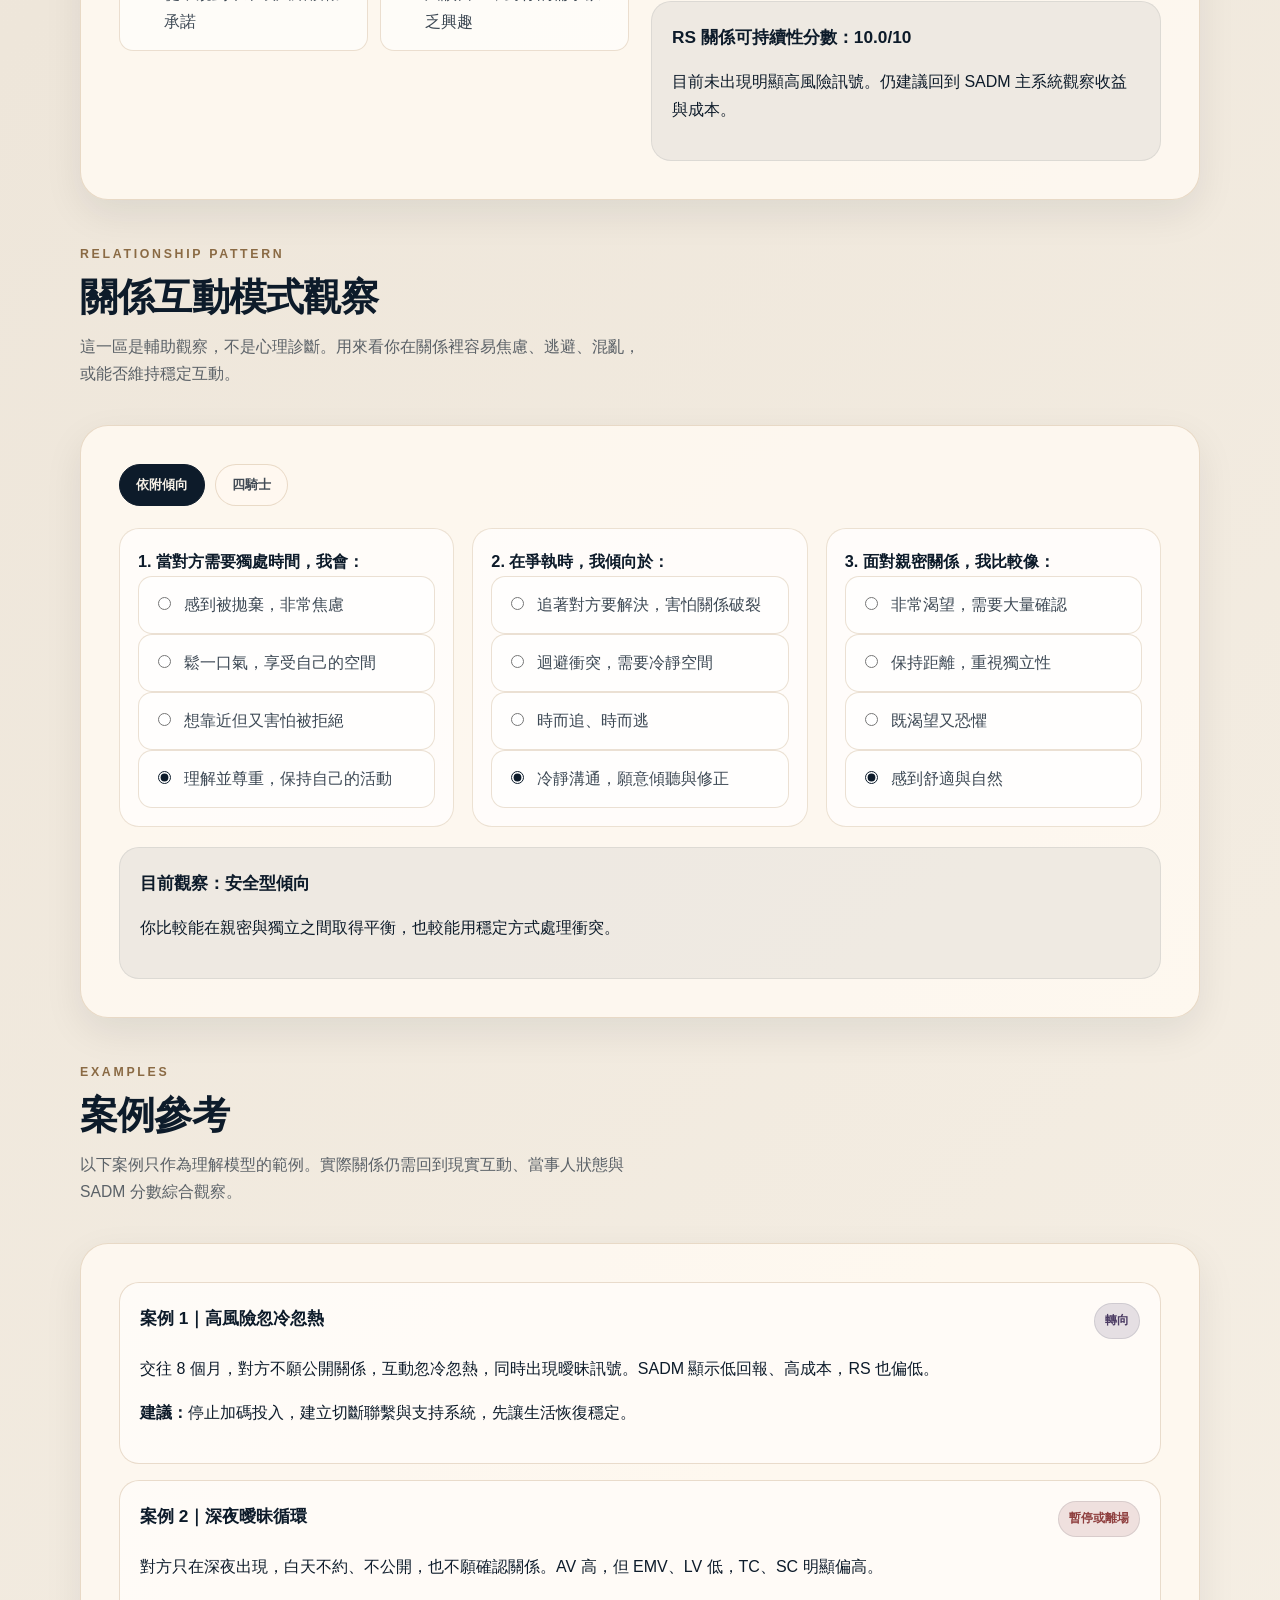
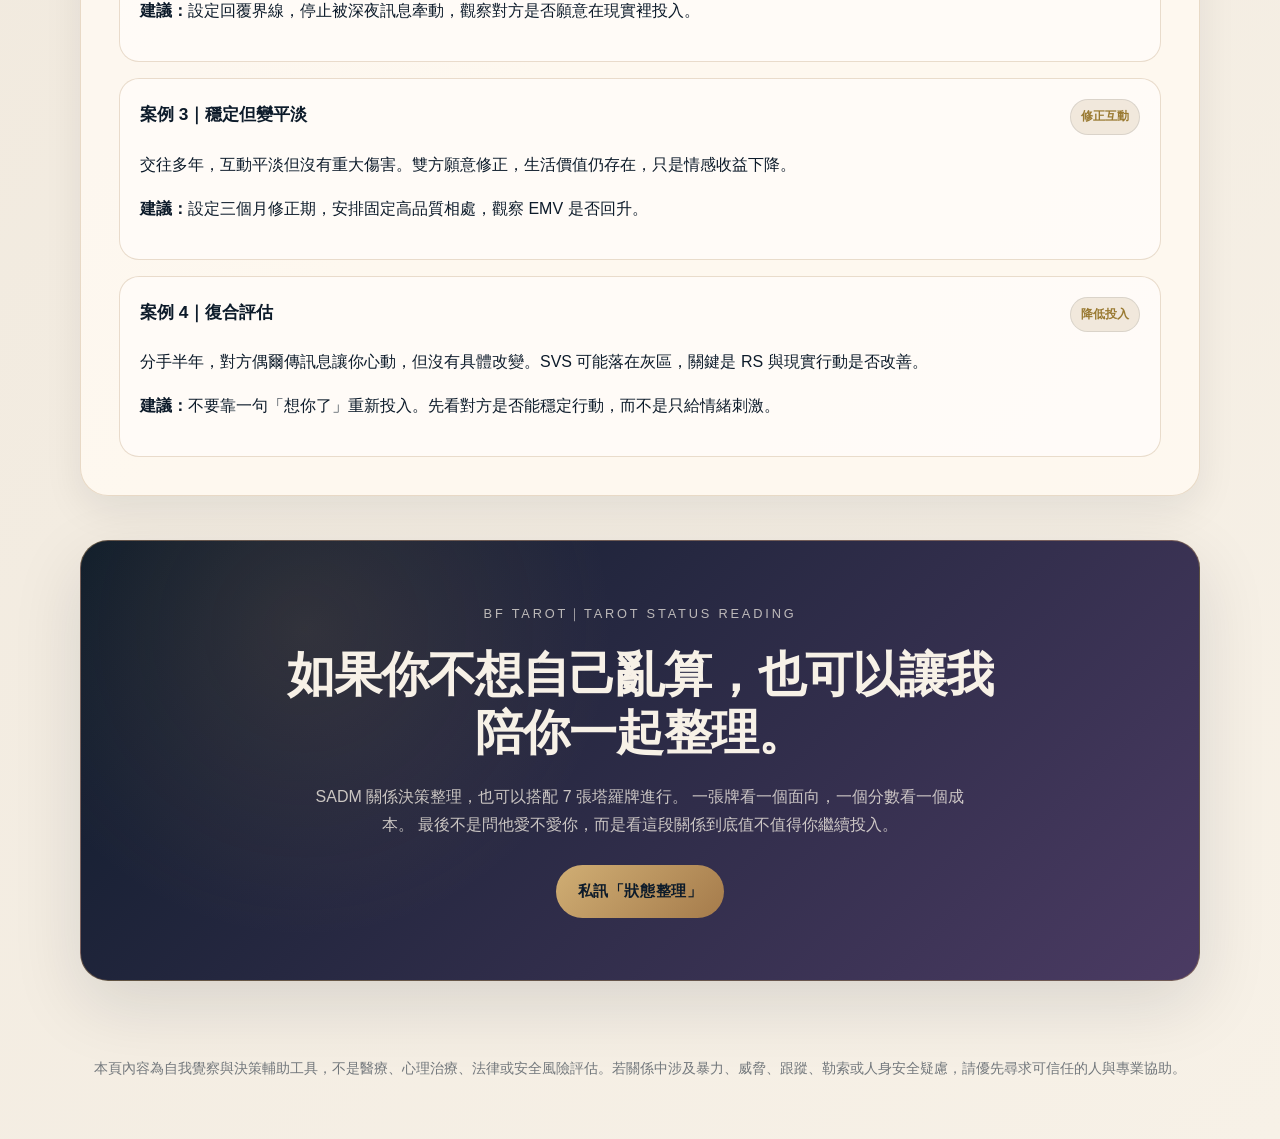
<file: public/sadm.html>
<!DOCTYPE html>
<html lang="zh-Hant">
<head>
  <meta charset="UTF-8" />
  <meta name="viewport" content="width=device-width, initial-scale=1.0" />
  <title>SADM 關係決策整理系統｜BF Tarot</title>
  <style>
    :root {
      --ivory: #f7f1e7;
      --ivory-2: #fffaf1;
      --navy: #0d1b2a;
      --navy-2: #12263f;
      --gold: #b08a5a;
      --bronze: #8a6a44;
      --purple: #4b3b63;
      --muted-purple: #6f6287;
      --stone: #d8d1c5;
      --gray: #6f6a62;
      --green: #536b5a;
      --yellow: #9a7a32;
      --red: #8f3f3f;
      --white: #ffffff;
      --shadow: 0 24px 70px rgba(13, 27, 42, 0.12);
      --soft-shadow: 0 14px 38px rgba(13, 27, 42, 0.08);
      --radius-xl: 28px;
      --radius-lg: 20px;
      --radius-md: 14px;
    }
    * {
      box-sizing: border-box;
    }
    html {
      scroll-behavior: smooth;
    }
    body {
      margin: 0;
      font-family: "Noto Sans TC", "PingFang TC", "Microsoft JhengHei", Arial, sans-serif;
      background:
        radial-gradient(circle at 12% 4%, rgba(176, 138, 90, 0.18), transparent 28%),
        radial-gradient(circle at 88% 10%, rgba(75, 59, 99, 0.16), transparent 30%),
        linear-gradient(135deg, #f6efe4 0%, #eee6da 45%, #f7f1e7 100%);
      color: var(--navy);
      line-height: 1.75;
    }
    body::before {
      content: "";
      position: fixed;
      inset: 0;
      pointer-events: none;
      background-image:
        linear-gradient(rgba(13,27,42,0.03) 1px, transparent 1px),
        linear-gradient(90deg, rgba(13,27,42,0.025) 1px, transparent 1px);
      background-size: 44px 44px;
      mask-image: linear-gradient(to bottom, rgba(0,0,0,0.55), transparent 70%);
      z-index: 0;
    }
    a {
      color: inherit;
    }
    .page {
      width: min(1120px, calc(100% - 32px));
      margin: 0 auto;
      position: relative;
      z-index: 1;
    }
    .top-nav {
      position: sticky;
      top: 0;
      z-index: 20;
      backdrop-filter: blur(18px);
      background: rgba(247, 241, 231, 0.78);
      border-bottom: 1px solid rgba(176, 138, 90, 0.24);
    }
    .top-nav-inner {
      width: min(1120px, calc(100% - 32px));
      margin: 0 auto;
      display: flex;
      align-items: center;
      justify-content: space-between;
      gap: 18px;
      padding: 16px 0;
    }
    .brand-mark {
      display: inline-flex;
      align-items: center;
      gap: 10px;
      font-size: 0.82rem;
      letter-spacing: 0.16em;
      text-transform: uppercase;
      color: var(--navy);
      font-weight: 700;
      white-space: nowrap;
    }
    .brand-square {
      width: 34px;
      height: 34px;
      border-radius: 9px;
      background: var(--navy);
      color: var(--ivory);
      display: grid;
      place-items: center;
      font-family: Georgia, "Times New Roman", serif;
      letter-spacing: 0.02em;
      font-size: 0.82rem;
      border: 1px solid rgba(176, 138, 90, 0.5);
    }
    .nav-links {
      display: flex;
      flex-wrap: wrap;
      justify-content: flex-end;
      gap: 10px;
      font-size: 0.86rem;
      color: rgba(13, 27, 42, 0.72);
    }
    .nav-links a {
      text-decoration: none;
      padding: 8px 12px;
      border: 1px solid rgba(176, 138, 90, 0.22);
      border-radius: 999px;
      background: rgba(255, 250, 241, 0.5);
    }
    .hero {
      padding: 72px 0 44px;
    }
    .hero-card {
      position: relative;
      overflow: hidden;
      background:
        linear-gradient(135deg, rgba(13, 27, 42, 0.98) 0%, rgba(18, 38, 63, 0.96) 47%, rgba(75, 59, 99, 0.9) 100%);
      border-radius: var(--radius-xl);
      color: var(--ivory);
      padding: clamp(34px, 6vw, 74px);
      box-shadow: var(--shadow);
      border: 1px solid rgba(176, 138, 90, 0.42);
    }
    .hero-card::before {
      content: "";
      position: absolute;
      right: -80px;
      top: -90px;
      width: 390px;
      height: 390px;
      border: 1px solid rgba(176, 138, 90, 0.45);
      border-radius: 50%;
    }
    .hero-card::after {
      content: "";
      position: absolute;
      right: 7%;
      bottom: 10%;
      width: 180px;
      height: 250px;
      border: 1px solid rgba(247, 241, 231, 0.25);
      border-radius: 18px;
      transform: rotate(8deg);
      background:
        radial-gradient(circle at center, rgba(176, 138, 90, 0.2), transparent 48%),
        linear-gradient(160deg, rgba(255,255,255,0.08), transparent);
      opacity: 0.65;
    }
    .eyebrow {
      position: relative;
      z-index: 1;
      font-size: 0.8rem;
      letter-spacing: 0.22em;
      text-transform: uppercase;
      color: rgba(247, 241, 231, 0.72);
      margin-bottom: 20px;
    }
    h1, h2, h3, h4 {
      margin: 0;
      line-height: 1.22;
      letter-spacing: -0.02em;
    }
    h1 {
      position: relative;
      z-index: 1;
      font-family: "Noto Serif TC", Georgia, "Times New Roman", serif;
      font-size: clamp(2.35rem, 6.5vw, 5.15rem);
      max-width: 760px;
      font-weight: 700;
    }
    .hero-subtitle {
      position: relative;
      z-index: 1;
      margin-top: 24px;
      max-width: 700px;
      font-size: clamp(1rem, 2.3vw, 1.28rem);
      color: rgba(247, 241, 231, 0.82);
    }
    .hero-actions {
      position: relative;
      z-index: 1;
      display: flex;
      flex-wrap: wrap;
      align-items: center;
      gap: 14px;
      margin-top: 34px;
    }
    .btn {
      border: none;
      cursor: pointer;
      border-radius: 999px;
      padding: 13px 22px;
      font-weight: 700;
      letter-spacing: 0.04em;
      font-size: 0.95rem;
      transition: transform 0.2s ease, box-shadow 0.2s ease, background 0.2s ease;
      text-decoration: none;
      display: inline-flex;
      align-items: center;
      gap: 8px;
    }
    .btn:hover {
      transform: translateY(-2px);
      box-shadow: 0 12px 30px rgba(13, 27, 42, 0.16);
    }
    .btn-primary {
      background: linear-gradient(135deg, #d0ae74, #a57b4b);
      color: var(--navy);
    }
    .btn-secondary {
      background: rgba(247, 241, 231, 0.08);
      border: 1px solid rgba(247, 241, 231, 0.28);
      color: var(--ivory);
    }
    .section {
      margin: 44px 0;
    }
    .section-header {
      display: flex;
      justify-content: space-between;
      align-items: end;
      gap: 20px;
      margin-bottom: 22px;
    }
    .section-kicker {
      font-size: 0.77rem;
      letter-spacing: 0.22em;
      color: var(--bronze);
      text-transform: uppercase;
      font-weight: 800;
      margin-bottom: 8px;
    }
    .section-title {
      font-family: "Noto Serif TC", Georgia, "Times New Roman", serif;
      font-size: clamp(1.65rem, 3vw, 2.45rem);
      color: var(--navy);
    }
    .section-desc {
      color: rgba(13, 27, 42, 0.66);
      max-width: 560px;
      margin-top: 12px;
      font-size: 0.98rem;
    }
    .card {
      background: rgba(255, 250, 241, 0.86);
      border: 1px solid rgba(176, 138, 90, 0.28);
      border-radius: var(--radius-xl);
      box-shadow: var(--soft-shadow);
      padding: clamp(22px, 4vw, 38px);
    }
    .grid-2 {
      display: grid;
      grid-template-columns: 1fr 1fr;
      gap: 22px;
    }
    .grid-3 {
      display: grid;
      grid-template-columns: repeat(3, 1fr);
      gap: 18px;
    }
    .formula-card {
      border-radius: var(--radius-lg);
      background: var(--navy);
      color: var(--ivory);
      padding: 22px;
      border: 1px solid rgba(176, 138, 90, 0.42);
      margin: 22px 0;
      overflow-x: auto;
    }
    .formula {
      font-family: Georgia, "Times New Roman", serif;
      font-size: clamp(1.1rem, 3vw, 1.82rem);
      letter-spacing: 0.02em;
      white-space: nowrap;
    }
    .formula-note {
      margin-top: 10px;
      color: rgba(247, 241, 231, 0.68);
      font-size: 0.92rem;
    }
    .slider-group {
      display: grid;
      gap: 16px;
    }
    .metric {
      background: rgba(255, 255, 255, 0.62);
      border: 1px solid rgba(176, 138, 90, 0.24);
      border-radius: var(--radius-lg);
      padding: 18px;
    }
    .metric-top {
      display: flex;
      align-items: start;
      justify-content: space-between;
      gap: 16px;
      margin-bottom: 10px;
    }
    .metric-name {
      font-weight: 800;
      color: var(--navy);
      font-size: 1.02rem;
    }
    .metric-code {
      color: var(--bronze);
      font-family: Georgia, "Times New Roman", serif;
      font-weight: 800;
      margin-right: 6px;
    }
    .metric-question {
      color: rgba(13, 27, 42, 0.65);
      font-size: 0.92rem;
      margin-top: 5px;
    }
    .score-pill {
      min-width: 46px;
      height: 34px;
      display: grid;
      place-items: center;
      border-radius: 999px;
      background: rgba(13, 27, 42, 0.08);
      border: 1px solid rgba(13, 27, 42, 0.1);
      font-weight: 800;
      color: var(--navy);
    }
    input[type="range"] {
      width: 100%;
      appearance: none;
      -webkit-appearance: none;
      height: 7px;
      border-radius: 999px;
      background: linear-gradient(90deg, rgba(176, 138, 90, 0.85), rgba(75, 59, 99, 0.65));
      outline: none;
      margin: 10px 0 2px;
    }
    input[type="range"]::-webkit-slider-thumb {
      appearance: none;
      -webkit-appearance: none;
      width: 22px;
      height: 22px;
      border-radius: 50%;
      background: var(--navy);
      border: 3px solid var(--gold);
      cursor: pointer;
      box-shadow: 0 4px 14px rgba(13, 27, 42, 0.24);
    }
    input[type="range"]::-moz-range-thumb {
      width: 22px;
      height: 22px;
      border-radius: 50%;
      background: var(--navy);
      border: 3px solid var(--gold);
      cursor: pointer;
    }
    .result-panel {
      position: sticky;
      top: 88px;
      align-self: start;
      background:
        radial-gradient(circle at 85% 0%, rgba(176, 138, 90, 0.18), transparent 32%),
        linear-gradient(145deg, var(--navy), #1f2e44 58%, var(--purple));
      color: var(--ivory);
      border-radius: var(--radius-xl);
      border: 1px solid rgba(176, 138, 90, 0.48);
      padding: 28px;
      box-shadow: var(--shadow);
      min-height: 420px;
    }
    .result-label {
      font-size: 0.82rem;
      color: rgba(247, 241, 231, 0.66);
      letter-spacing: 0.18em;
      text-transform: uppercase;
      margin-bottom: 12px;
    }
    .svs-number {
      font-size: clamp(3rem, 8vw, 5rem);
      font-family: Georgia, "Times New Roman", serif;
      font-weight: 800;
      letter-spacing: -0.05em;
      line-height: 1;
    }
    .result-status {
      margin-top: 18px;
      font-size: 1.16rem;
      font-weight: 800;
      color: #f1d6a6;
    }
    .result-copy {
      margin-top: 12px;
      color: rgba(247, 241, 231, 0.78);
    }
    .progress-shell {
      height: 12px;
      background: rgba(255,255,255,0.16);
      border-radius: 999px;
      overflow: hidden;
      margin: 22px 0;
      border: 1px solid rgba(255,255,255,0.08);
    }
    .progress-fill {
      height: 100%;
      width: 50%;
      border-radius: 999px;
      background: linear-gradient(90deg, #8f3f3f, #b08a5a, #7c9a77);
      transition: width 0.25s ease;
    }
    .mini-stats {
      display: grid;
      grid-template-columns: 1fr 1fr;
      gap: 12px;
      margin-top: 20px;
    }
    .mini-stat {
      background: rgba(255,255,255,0.08);
      border: 1px solid rgba(255,255,255,0.12);
      border-radius: var(--radius-md);
      padding: 14px;
    }
    .mini-stat small {
      display: block;
      color: rgba(247, 241, 231, 0.62);
      margin-bottom: 4px;
    }
    .mini-stat strong {
      font-size: 1.28rem;
    }
    .divider {
      height: 1px;
      background: linear-gradient(90deg, transparent, rgba(176,138,90,0.42), transparent);
      margin: 30px 0;
    }
    .tabs {
      display: flex;
      flex-wrap: wrap;
      gap: 10px;
      margin-bottom: 22px;
    }
    .tab-btn {
      border: 1px solid rgba(176, 138, 90, 0.28);
      background: rgba(255, 250, 241, 0.68);
      color: rgba(13, 27, 42, 0.78);
      border-radius: 999px;
      padding: 11px 16px;
      cursor: pointer;
      font-weight: 800;
    }
    .tab-btn.active {
      background: var(--navy);
      color: var(--ivory);
      border-color: var(--navy);
    }
    .tab-panel {
      display: none;
    }
    .tab-panel.active {
      display: block;
    }
    .check-grid {
      display: grid;
      grid-template-columns: repeat(2, 1fr);
      gap: 12px;
      margin-top: 18px;
    }
    .check-item, .radio-item {
      display: flex;
      align-items: flex-start;
      gap: 10px;
      padding: 14px;
      border-radius: var(--radius-md);
      border: 1px solid rgba(176, 138, 90, 0.26);
      background: rgba(255,255,255,0.58);
      cursor: pointer;
      color: rgba(13,27,42,0.8);
    }
    .check-item input, .radio-item input {
      margin-top: 6px;
      accent-color: var(--navy);
    }
    .aux-result {
      background: rgba(13, 27, 42, 0.06);
      border: 1px solid rgba(13, 27, 42, 0.08);
      border-radius: var(--radius-lg);
      padding: 20px;
      margin-top: 20px;
    }
    .aux-result strong {
      color: var(--navy);
      font-size: 1.08rem;
    }
    select, input[type="number"] {
      width: 100%;
      border: 1px solid rgba(176, 138, 90, 0.32);
      background: rgba(255,255,255,0.72);
      border-radius: var(--radius-md);
      padding: 13px 14px;
      font: inherit;
      color: var(--navy);
      outline: none;
    }
    select:focus, input[type="number"]:focus {
      border-color: var(--gold);
      box-shadow: 0 0 0 4px rgba(176, 138, 90, 0.14);
    }
    .field {
      margin: 14px 0;
    }
    .field label {
      display: block;
      font-weight: 800;
      color: var(--navy);
      margin-bottom: 7px;
    }
    .case-list {
      display: grid;
      gap: 16px;
    }
    .case-card {
      border: 1px solid rgba(176, 138, 90, 0.28);
      border-radius: var(--radius-lg);
      background: rgba(255,255,255,0.52);
      padding: 20px;
    }
    .case-top {
      display: flex;
      justify-content: space-between;
      gap: 16px;
      align-items: start;
      margin-bottom: 12px;
    }
    .case-title {
      font-weight: 900;
      font-size: 1.08rem;
    }
    .case-tag {
      border-radius: 999px;
      padding: 6px 10px;
      font-size: 0.78rem;
      font-weight: 900;
      white-space: nowrap;
      border: 1px solid rgba(13,27,42,0.1);
    }
    .tag-green { background: rgba(83,107,90,0.14); color: var(--green); }
    .tag-yellow { background: rgba(154,122,50,0.14); color: var(--yellow); }
    .tag-red { background: rgba(143,63,63,0.14); color: var(--red); }
    .tag-purple { background: rgba(75,59,99,0.14); color: var(--purple); }
    .note-box {
      border-left: 4px solid var(--gold);
      background: rgba(176, 138, 90, 0.11);
      border-radius: 0 var(--radius-md) var(--radius-md) 0;
      padding: 15px 18px;
      color: rgba(13, 27, 42, 0.76);
      margin-top: 18px;
    }
    .cta-card {
      position: relative;
      overflow: hidden;
      text-align: center;
      background:
        radial-gradient(circle at 20% 20%, rgba(176, 138, 90, 0.16), transparent 32%),
        linear-gradient(135deg, var(--navy), var(--purple));
      color: var(--ivory);
      padding: clamp(30px, 6vw, 62px);
      border-radius: var(--radius-xl);
      border: 1px solid rgba(176, 138, 90, 0.48);
      box-shadow: var(--shadow);
    }
    .cta-card h2 {
      font-family: "Noto Serif TC", Georgia, "Times New Roman", serif;
      font-size: clamp(1.8rem, 4vw, 3rem);
      max-width: 720px;
      margin: 0 auto;
    }
    .cta-card p {
      max-width: 680px;
      margin: 20px auto 0;
      color: rgba(247, 241, 231, 0.78);
    }
    .cta-card .btn {
      margin-top: 26px;
    }
    .disclaimer {
      color: rgba(13, 27, 42, 0.56);
      font-size: 0.86rem;
      text-align: center;
      padding: 32px 0 58px;
    }
    .hidden {
      display: none !important;
    }
    @media (max-width: 920px) {
      .top-nav-inner {
        align-items: flex-start;
        flex-direction: column;
      }
      .nav-links {
        justify-content: flex-start;
      }
      .grid-2, .grid-3 {
        grid-template-columns: 1fr;
      }
      .result-panel {
        position: static;
      }
      .check-grid {
        grid-template-columns: 1fr;
      }
      .hero {
        padding-top: 36px;
      }
      .hero-card::after {
        opacity: 0.24;
      }
    }
    @media (max-width: 560px) {
      .top-nav {
        position: static;
      }
      .nav-links a {
        width: 100%;
      }
      .hero-card, .card, .cta-card {
        border-radius: 22px;
      }
      .mini-stats {
        grid-template-columns: 1fr;
      }
      .case-top {
        flex-direction: column;
      }
    }
  </style>
</head>
<body>
  <header class="top-nav">
    <div class="top-nav-inner">
      <div class="brand-mark">
        <span class="brand-square">BF</span>
        BF Tarot · SADM
      </div>
      <nav class="nav-links" aria-label="頁面導航">
        <a href="#core">主系統</a>
        <a href="#risk">風險輔助</a>
        <a href="#pattern">互動觀察</a>
        <a href="#cases">案例</a>
        <a href="#service">服務導流</a>
      </nav>
    </div>
  </header>
  <main class="page">
    <section class="hero">
      <div class="hero-card">
        <div class="eyebrow">SADM Relationship Decision System</div>
        <h1>你不是放不下他，<br>你是還沒看清楚這段關係的成本。</h1>
        <p class="hero-subtitle">
          SADM 關係決策整理系統，用 7 個元素幫你看見：這段關係是在滋養你，還是在消耗你。
        </p>
        <div class="hero-actions">
          <a class="btn btn-primary" href="#core">開始整理我的關係狀態</a>
          <a class="btn btn-secondary" href="#service">了解塔羅狀態整理</a>
        </div>
      </div>
    </section>
    <section class="section" id="core">
      <div class="section-header">
        <div>
          <div class="section-kicker">Core System</div>
          <h2 class="section-title">SADM 關係決策整理</h2>
          <p class="section-desc">
            這是正式主系統。請依照你當下的真實感受打分，不是為了得出漂亮分數，而是看清楚這段關係目前的收益與成本。
          </p>
        </div>
      </div>
      <div class="card">
        <div class="formula-card">
          <div class="formula">SVS =（EMV + LV + AV）÷（CC + TC + OC + SC）</div>
          <div class="formula-note">7 個元素、7 個分數、一個 SVS 結果。塔羅可作為每個面向的狀態觀察，但不替你做最終決定。</div>
        </div>
        <div class="grid-2">
          <div>
            <h3 class="section-title" style="font-size:1.35rem;margin-bottom:16px;">收益端｜你拿到什麼</h3>
            <div class="slider-group">
              <div class="metric">
                <div class="metric-top">
                  <div>
                    <div class="metric-name"><span class="metric-code">EMV</span>情感收益</div>
                    <div class="metric-question">這段關係讓我感到被愛、被理解嗎？</div>
                  </div>
                  <div class="score-pill" id="emv-value">5</div>
                </div>
                <input type="range" min="0" max="10" value="5" id="emv-slider" data-sadm="emv" />
              </div>
              <div class="metric">
                <div class="metric-top">
                  <div>
                    <div class="metric-name"><span class="metric-code">LV</span>生活價值</div>
                    <div class="metric-question">這段關係讓我的生活更穩，還是更亂？</div>
                  </div>
                  <div class="score-pill" id="lv-value">5</div>
                </div>
                <input type="range" min="0" max="10" value="5" id="lv-slider" data-sadm="lv" />
              </div>
              <div class="metric">
                <div class="metric-top">
                  <div>
                    <div class="metric-name"><span class="metric-code">AV</span>吸引力價值</div>
                    <div class="metric-question">我是真喜歡，還是被刺激感綁住？</div>
                  </div>
                  <div class="score-pill" id="av-value">5</div>
                </div>
                <input type="range" min="0" max="10" value="5" id="av-slider" data-sadm="av" />
              </div>
            </div>
            <div class="divider"></div>
            <h3 class="section-title" style="font-size:1.35rem;margin-bottom:16px;">成本端｜你付出什麼</h3>
            <div class="slider-group">
              <div class="metric">
                <div class="metric-top">
                  <div>
                    <div class="metric-name"><span class="metric-code">CC</span>溝通成本</div>
                    <div class="metric-question">我需要花多少力氣解釋、討好、修復？</div>
                  </div>
                  <div class="score-pill" id="cc-value">5</div>
                </div>
                <input type="range" min="0" max="10" value="5" id="cc-slider" data-sadm="cc" />
              </div>
              <div class="metric">
                <div class="metric-top">
                  <div>
                    <div class="metric-name"><span class="metric-code">TC</span>時間成本</div>
                    <div class="metric-question">我花多少時間等待、猜測、反覆確認？</div>
                  </div>
                  <div class="score-pill" id="tc-value">5</div>
                </div>
                <input type="range" min="0" max="10" value="5" id="tc-slider" data-sadm="tc" />
              </div>
              <div class="metric">
                <div class="metric-top">
                  <div>
                    <div class="metric-name"><span class="metric-code">OC</span>機會成本</div>
                    <div class="metric-question">我因此錯過了哪些更好的可能？</div>
                  </div>
                  <div class="score-pill" id="oc-value">5</div>
                </div>
                <input type="range" min="0" max="10" value="5" id="oc-slider" data-sadm="oc" />
              </div>
              <div class="metric">
                <div class="metric-top">
                  <div>
                    <div class="metric-name"><span class="metric-code">SC</span>自我成本</div>
                    <div class="metric-question">這段關係對我的自尊與情緒健康造成多少消耗？</div>
                  </div>
                  <div class="score-pill" id="sc-value">5</div>
                </div>
                <input type="range" min="0" max="10" value="5" id="sc-slider" data-sadm="sc" />
              </div>
            </div>
          </div>
          <aside class="result-panel" aria-live="polite">
            <div class="result-label">Strategic Value Score</div>
            <div class="svs-number" id="svs-number">0.75</div>
            <div class="progress-shell">
              <div class="progress-fill" id="svs-fill"></div>
            </div>
            <div class="result-status" id="svs-status">成本偏高，建議降低投入並設定停損</div>
            <div class="result-copy" id="svs-copy">
              目前成本高於收益，先不要急著加碼。建議降低訊息追逐、設定觀察期限，並把注意力收回自己的生活節奏。
            </div>
            <div class="mini-stats">
              <div class="mini-stat">
                <small>收益端</small>
                <strong id="benefit-sum">15</strong>
              </div>
              <div class="mini-stat">
                <small>成本端</small>
                <strong id="cost-sum">20</strong>
              </div>
            </div>
            <div class="note-box" style="color:rgba(247,241,231,0.76);background:rgba(255,255,255,0.08);border-color:rgba(176,138,90,0.55);">
              結果不是命令，而是提醒。真正的選擇仍然回到你手上。
            </div>
          </aside>
        </div>
      </div>
    </section>
    <section class="section" id="risk">
      <div class="section-header">
        <div>
          <div class="section-kicker">Auxiliary Check</div>
          <h2 class="section-title">關係風險輔助檢測</h2>
          <p class="section-desc">
            這不是主系統，也不是診斷。它只用來輔助辨識高風險互動、操控訊號，以及這段關係是暫時低谷還是死巷。
          </p>
        </div>
      </div>
      <div class="card">
        <div class="tabs">
          <button class="tab-btn active" data-tab="risk-basic">風險指標</button>
          <button class="tab-btn" data-tab="risk-vgi">低谷判斷</button>
        </div>
        <div class="tab-panel active" id="risk-basic">
          <div class="grid-2">
            <div>
              <h3 class="section-title" style="font-size:1.25rem;">高風險互動指標</h3>
              <div class="check-grid">
                <label class="check-item"><input type="checkbox" class="risk-indicator" />不願確認關係或公開</label>
                <label class="check-item"><input type="checkbox" class="risk-indicator" />社交媒體神秘，不讓你看見生活脈絡</label>
                <label class="check-item"><input type="checkbox" class="risk-indicator" />忽冷忽熱，常臨時取消</label>
                <label class="check-item"><input type="checkbox" class="risk-indicator" />發現同時和別人曖昧</label>
                <label class="check-item"><input type="checkbox" class="risk-indicator" />讓你內疚或不斷自我懷疑</label>
                <label class="check-item"><input type="checkbox" class="risk-indicator" />否認你記得的事情，讓你懷疑自己</label>
                <label class="check-item"><input type="checkbox" class="risk-indicator" />從不規劃未來或只給模糊承諾</label>
                <label class="check-item"><input type="checkbox" class="risk-indicator" />只談自己，對你的需求缺乏興趣</label>
              </div>
            </div>
            <div>
              <h3 class="section-title" style="font-size:1.25rem;">操控訊號觀察</h3>
              <div class="check-grid">
                <label class="check-item"><input type="checkbox" class="tactic-indicator" />麵包屑：給剛好夠的關注維持希望</label>
                <label class="check-item"><input type="checkbox" class="tactic-indicator" />未來虛構：承諾未來但不兌現</label>
                <label class="check-item"><input type="checkbox" class="tactic-indicator" />間歇性強化：偶爾對你好讓你放不下</label>
                <label class="check-item"><input type="checkbox" class="tactic-indicator" />愛轟炸：一開始過度熱烈，後來明顯冷淡</label>
                <label class="check-item"><input type="checkbox" class="tactic-indicator" />煤氣燈：讓你懷疑自己的感覺與記憶</label>
              </div>
              <div class="aux-result">
                <strong>RS 關係可持續性分數：<span id="rs-score">10.0</span>/10</strong>
                <p id="rs-message">目前未出現明顯高風險訊號。仍建議回到 SADM 主系統觀察收益與成本。</p>
              </div>
            </div>
          </div>
        </div>
        <div class="tab-panel" id="risk-vgi">
          <div class="grid-2">
            <div>
              <div class="field">
                <label for="vgi-attitude">過去 30 天，對方態度比較像？</label>
                <select id="vgi-attitude">
                  <option value="improving">有具體改善</option>
                  <option value="unchanged">大致沒變</option>
                  <option value="worsening">明顯惡化</option>
                </select>
              </div>
              <div class="field">
                <label for="vgi-dynamic">你們的互動動態比較像？</label>
                <select id="vgi-dynamic">
                  <option value="progressing">有累積進步</option>
                  <option value="stagnant">原地打轉</option>
                  <option value="declining">越來越耗</option>
                </select>
              </div>
            </div>
            <div>
              <div class="field">
                <label for="vgi-yourstate">你的狀態比較像？</label>
                <select id="vgi-yourstate">
                  <option value="hopeful">有穩定希望</option>
                  <option value="struggling">疲憊但還撐著</option>
                  <option value="desperate">焦慮、絕望或越來越不像自己</option>
                </select>
              </div>
              <div class="field">
                <label for="vgi-friends">身邊可信任的人怎麼看？</label>
                <select id="vgi-friends">
                  <option value="supportive">大致支持</option>
                  <option value="concerned">明顯擔心你</option>
                  <option value="urging">一直勸你離開或停下來</option>
                </select>
              </div>
            </div>
          </div>
          <div class="aux-result">
            <strong>VGI 低谷判斷：<span id="vgi-result">低谷，可修正觀察</span></strong>
            <p id="vgi-explanation">目前仍有正向變化訊號，可以設定觀察期與停損線，而不是立刻用情緒做決定。</p>
          </div>
        </div>
      </div>
    </section>
    <section class="section" id="pattern">
      <div class="section-header">
        <div>
          <div class="section-kicker">Relationship Pattern</div>
          <h2 class="section-title">關係互動模式觀察</h2>
          <p class="section-desc">
            這一區是輔助觀察，不是心理診斷。用來看你在關係裡容易焦慮、逃避、混亂，或能否維持穩定互動。
          </p>
        </div>
      </div>
      <div class="card">
        <div class="tabs">
          <button class="tab-btn active" data-tab="pattern-attachment">依附傾向</button>
          <button class="tab-btn" data-tab="pattern-horsemen">四騎士</button>
        </div>
        <div class="tab-panel active" id="pattern-attachment">
          <div class="grid-3">
            <div class="metric">
              <div class="metric-name">1. 當對方需要獨處時間，我會：</div>
              <label class="radio-item"><input type="radio" name="attach-q1" value="anxious" />感到被拋棄，非常焦慮</label>
              <label class="radio-item"><input type="radio" name="attach-q1" value="avoidant" />鬆一口氣，享受自己的空間</label>
              <label class="radio-item"><input type="radio" name="attach-q1" value="fearful" />想靠近但又害怕被拒絕</label>
              <label class="radio-item"><input type="radio" name="attach-q1" value="secure" checked />理解並尊重，保持自己的活動</label>
            </div>
            <div class="metric">
              <div class="metric-name">2. 在爭執時，我傾向於：</div>
              <label class="radio-item"><input type="radio" name="attach-q2" value="anxious" />追著對方要解決，害怕關係破裂</label>
              <label class="radio-item"><input type="radio" name="attach-q2" value="avoidant" />迴避衝突，需要冷靜空間</label>
              <label class="radio-item"><input type="radio" name="attach-q2" value="fearful" />時而追、時而逃</label>
              <label class="radio-item"><input type="radio" name="attach-q2" value="secure" checked />冷靜溝通，願意傾聽與修正</label>
            </div>
            <div class="metric">
              <div class="metric-name">3. 面對親密關係，我比較像：</div>
              <label class="radio-item"><input type="radio" name="attach-q3" value="anxious" />非常渴望，需要大量確認</label>
              <label class="radio-item"><input type="radio" name="attach-q3" value="avoidant" />保持距離，重視獨立性</label>
              <label class="radio-item"><input type="radio" name="attach-q3" value="fearful" />既渴望又恐懼</label>
              <label class="radio-item"><input type="radio" name="attach-q3" value="secure" checked />感到舒適與自然</label>
            </div>
          </div>
          <div class="aux-result">
            <strong>目前觀察：<span id="attachment-result">安全型傾向</span></strong>
            <p id="attachment-copy">你比較能在親密與獨立之間取得平衡，也較能用穩定方式處理衝突。</p>
          </div>
        </div>
        <div class="tab-panel" id="pattern-horsemen">
          <div class="grid-2">
            <div class="metric">
              <div class="metric-top">
                <div>
                  <div class="metric-name">批評 Criticism</div>
                  <div class="metric-question">攻擊人格，而不是討論具體行為。</div>
                </div>
                <div class="score-pill" id="criticism-value">0</div>
              </div>
              <input type="range" min="0" max="6" value="0" id="criticism-slider" data-horseman="criticism" />
            </div>
            <div class="metric">
              <div class="metric-top">
                <div>
                  <div class="metric-name">蔑視 Contempt</div>
                  <div class="metric-question">諷刺、翻白眼、看不起，是高風險訊號。</div>
                </div>
                <div class="score-pill" id="contempt-value">0</div>
              </div>
              <input type="range" min="0" max="6" value="0" id="contempt-slider" data-horseman="contempt" />
            </div>
            <div class="metric">
              <div class="metric-top">
                <div>
                  <div class="metric-name">防禦 Defensiveness</div>
                  <div class="metric-question">找藉口、反指控、把問題推回對方。</div>
                </div>
                <div class="score-pill" id="defensiveness-value">0</div>
              </div>
              <input type="range" min="0" max="6" value="0" id="defensiveness-slider" data-horseman="defensiveness" />
            </div>
            <div class="metric">
              <div class="metric-top">
                <div>
                  <div class="metric-name">築牆 Stonewalling</div>
                  <div class="metric-question">沉默、抽離、拒絕繼續對話。</div>
                </div>
                <div class="score-pill" id="stonewalling-value">0</div>
              </div>
              <input type="range" min="0" max="6" value="0" id="stonewalling-slider" data-horseman="stonewalling" />
            </div>
          </div>
          <div class="aux-result">
            <strong>四騎士總分：<span id="horsemen-total">0</span>/24</strong>
            <p id="horsemen-copy">目前沒有明顯破壞性互動訊號。若分數升高，建議先降低衝突密度，再談關係決策。</p>
          </div>
        </div>
      </div>
    </section>
    <section class="section" id="cases">
      <div class="section-header">
        <div>
          <div class="section-kicker">Examples</div>
          <h2 class="section-title">案例參考</h2>
          <p class="section-desc">
            以下案例只作為理解模型的範例。實際關係仍需回到現實互動、當事人狀態與 SADM 分數綜合觀察。
          </p>
        </div>
      </div>
      <div class="card">
        <div class="case-list">
          <div class="case-card">
            <div class="case-top">
              <div class="case-title">案例 1｜高風險忽冷忽熱</div>
              <div class="case-tag tag-purple">轉向</div>
            </div>
            <p>交往 8 個月，對方不願公開關係，互動忽冷忽熱，同時出現曖昧訊號。SADM 顯示低回報、高成本，RS 也偏低。</p>
            <p><strong>建議：</strong>停止加碼投入，建立切斷聯繫與支持系統，先讓生活恢復穩定。</p>
          </div>
          <div class="case-card">
            <div class="case-top">
              <div class="case-title">案例 2｜深夜曖昧循環</div>
              <div class="case-tag tag-red">暫停或離場</div>
            </div>
            <p>對方只在深夜出現，白天不約、不公開，也不願確認關係。AV 高，但 EMV、LV 低，TC、SC 明顯偏高。</p>
            <p><strong>建議：</strong>設定回覆界線，停止被深夜訊息牽動，觀察對方是否願意在現實裡投入。</p>
          </div>
          <div class="case-card">
            <div class="case-top">
              <div class="case-title">案例 3｜穩定但變平淡</div>
              <div class="case-tag tag-yellow">修正互動</div>
            </div>
            <p>交往多年，互動平淡但沒有重大傷害。雙方願意修正，生活價值仍存在，只是情感收益下降。</p>
            <p><strong>建議：</strong>設定三個月修正期，安排固定高品質相處，觀察 EMV 是否回升。</p>
          </div>
          <div class="case-card">
            <div class="case-top">
              <div class="case-title">案例 4｜復合評估</div>
              <div class="case-tag tag-yellow">降低投入</div>
            </div>
            <p>分手半年，對方偶爾傳訊息讓你心動，但沒有具體改變。SVS 可能落在灰區，關鍵是 RS 與現實行動是否改善。</p>
            <p><strong>建議：</strong>不要靠一句「想你了」重新投入。先看對方是否能穩定行動，而不是只給情緒刺激。</p>
          </div>
        </div>
      </div>
    </section>
    <section class="section" id="service">
      <div class="cta-card">
        <div class="eyebrow">BF Tarot｜Tarot Status Reading</div>
        <h2>如果你不想自己亂算，也可以讓我陪你一起整理。</h2>
        <p>
          SADM 關係決策整理，也可以搭配 7 張塔羅牌進行。
          一張牌看一個面向，一個分數看一個成本。
          最後不是問他愛不愛你，而是看這段關係到底值不值得你繼續投入。
        </p>
        <a class="btn btn-primary" href="https://line.me/R/ti/p/" target="_blank" rel="noopener">私訊「狀態整理」</a>
      </div>
    </section>
    <div class="disclaimer">
      本頁內容為自我覺察與決策輔助工具，不是醫療、心理治療、法律或安全風險評估。若關係中涉及暴力、威脅、跟蹤、勒索或人身安全疑慮，請優先尋求可信任的人與專業協助。
    </div>
  </main>
  <script>
    const sadmKeys = ["emv", "lv", "av", "cc", "tc", "oc", "sc"];
    const statusMap = {
      high: {
        status: "回報明顯高於成本，可以繼續投入",
        copy: "這段關係目前的收益明顯高於成本。可以繼續投入，但仍建議觀察穩定性與雙方行動是否一致。"
      },
      mid: {
        status: "略高於成本，修正互動方式",
        copy: "這段關係仍有價值，但不適合盲目加碼。建議修正互動方式，設定具體觀察期與可衡量的改善指標。"
      },
      low: {
        status: "成本偏高，建議降低投入並設定停損",
        copy: "目前成本高於收益，先不要急著加碼。建議降低訊息追逐、設定觀察期限，並把注意力收回自己的生活節奏。"
      },
      stop: {
        status: "高消耗低回報，建議暫停或離場",
        copy: "這段關係目前呈現高消耗、低回報。建議暫停投入，重新整理情緒與生活支撐，不要用更多成本證明自己值得被愛。"
      }
    };
    function number(id) {
      return Number(document.getElementById(id).value || 0);
    }
    function updateSADM() {
      sadmKeys.forEach((key) => {
        document.getElementById(`${key}-value`).textContent = number(`${key}-slider`);
      });
      const benefits = number("emv-slider") + number("lv-slider") + number("av-slider");
      const costs = number("cc-slider") + number("tc-slider") + number("oc-slider") + number("sc-slider");
      const svs = costs === 0 ? benefits : benefits / Math.max(costs, 1);
      const safeSvs = Number.isFinite(svs) ? svs : 0;
      document.getElementById("benefit-sum").textContent = benefits;
      document.getElementById("cost-sum").textContent = costs;
      document.getElementById("svs-number").textContent = safeSvs.toFixed(2);
      const fill = Math.max(4, Math.min((safeSvs / 2) * 100, 100));
      document.getElementById("svs-fill").style.width = `${fill}%`;
      let result = statusMap.stop;
      if (safeSvs >= 1.5) result = statusMap.high;
      else if (safeSvs >= 1.0) result = statusMap.mid;
      else if (safeSvs >= 0.7) result = statusMap.low;
      document.getElementById("svs-status").textContent = result.status;
      document.getElementById("svs-copy").textContent = result.copy;
    }
    sadmKeys.forEach((key) => {
      document.getElementById(`${key}-slider`).addEventListener("input", updateSADM);
    });
    function updateRS() {
      const riskCount = document.querySelectorAll(".risk-indicator:checked").length;
      const tacticCount = document.querySelectorAll(".tactic-indicator:checked").length;
      const rs = Math.max(0, 10 - (riskCount * 1.25) - (tacticCount * 0.5));
      document.getElementById("rs-score").textContent = rs.toFixed(1);
      let message = "目前未出現明顯高風險訊號。仍建議回到 SADM 主系統觀察收益與成本。";
      if (rs <= 4) {
        message = "高風險訊號明顯。建議降低投入，優先保護自己的情緒、時間與生活穩定性。";
      } else if (rs < 6) {
        message = "出現中度風險訊號。建議不要加碼投入，先設定界線與觀察期。";
      }
      document.getElementById("rs-message").textContent = message;
      updateVGI();
    }
    function updateVGI() {
      let score = 0;
      if (document.getElementById("vgi-attitude").value === "improving") score += 1;
      if (document.getElementById("vgi-dynamic").value === "progressing") score += 1;
      if (document.getElementById("vgi-yourstate").value === "hopeful") score += 1;
      if (document.getElementById("vgi-friends").value === "supportive") score += 1;
      const rs = parseFloat(document.getElementById("rs-score").textContent || "10");
      const isDeadEnd = score < 2 || rs <= 4;
      document.getElementById("vgi-result").textContent = isDeadEnd ? "死巷，建議停損或轉向" : "低谷，可修正觀察";
      document.getElementById("vgi-explanation").textContent = isDeadEnd
        ? "目前正向變化不足，或高風險訊號偏高。這時不要再用更多投入證明關係有價值，先降低投入並設定停損線。"
        : "目前仍有正向變化訊號，可以設定觀察期與停損線，而不是立刻用情緒做決定。";
    }
    document.querySelectorAll(".risk-indicator, .tactic-indicator").forEach((el) => {
      el.addEventListener("change", updateRS);
    });
    ["vgi-attitude", "vgi-dynamic", "vgi-yourstate", "vgi-friends"].forEach((id) => {
      document.getElementById(id).addEventListener("change", updateVGI);
    });
    function updateAttachment() {
      const counts = { anxious: 0, avoidant: 0, fearful: 0, secure: 0 };
      ["attach-q1", "attach-q2", "attach-q3"].forEach((name) => {
        const selected = document.querySelector(`input[name="${name}"]:checked`);
        if (selected) counts[selected.value] += 1;
      });
      const key = Object.keys(counts).sort((a, b) => counts[b] - counts[a])[0];
      const names = {
        anxious: "焦慮型傾向",
        avoidant: "逃避型傾向",
        fearful: "混亂型傾向",
        secure: "安全型傾向"
      };
      const copy = {
        anxious: "你比較容易在關係裡反覆確認、害怕失去。建議先練習自我安撫與界線設定。",
        avoidant: "你比較容易在關係靠近時想抽離。建議練習表達需求，而不是只用距離保護自己。",
        fearful: "你可能同時想靠近又想逃開。建議先觀察觸發點，必要時尋求專業支持。",
        secure: "你比較能在親密與獨立之間取得平衡，也較能用穩定方式處理衝突。"
      };
      document.getElementById("attachment-result").textContent = names[key];
      document.getElementById("attachment-copy").textContent = copy[key];
    }
    document.querySelectorAll('input[name^="attach-q"]').forEach((el) => {
      el.addEventListener("change", updateAttachment);
    });
    const horsemenKeys = ["criticism", "contempt", "defensiveness", "stonewalling"];
    function updateHorsemen() {
      let total = 0;
      horsemenKeys.forEach((key) => {
        const value = number(`${key}-slider`);
        total += value;
        document.getElementById(`${key}-value`).textContent = value;
      });
      document.getElementById("horsemen-total").textContent = total;
      let copy = "目前沒有明顯破壞性互動訊號。若分數升高，建議先降低衝突密度，再談關係決策。";
      if (total >= 12) {
        copy = "破壞性互動訊號偏高。建議暫停高強度爭執，優先尋求穩定溝通或專業協助。";
      } else if (total >= 6) {
        copy = "已出現破壞性互動訊號。建議先修正溝通方式，再判斷是否繼續投入。";
      }
      document.getElementById("horsemen-copy").textContent = copy;
    }
    horsemenKeys.forEach((key) => {
      document.getElementById(`${key}-slider`).addEventListener("input", updateHorsemen);
    });
    function setupTabs() {
      document.querySelectorAll(".tab-btn").forEach((button) => {
        button.addEventListener("click", () => {
          const target = button.dataset.tab;
          const parent = button.closest(".card");
          parent.querySelectorAll(".tab-btn").forEach((btn) => btn.classList.remove("active"));
          parent.querySelectorAll(".tab-panel").forEach((panel) => panel.classList.remove("active"));
          button.classList.add("active");
          document.getElementById(target).classList.add("active");
        });
      });
    }
    setupTabs();
    updateSADM();
    updateRS();
    updateVGI();
    updateAttachment();
    updateHorsemen();
  </script>
</body>
</html>
</file>
